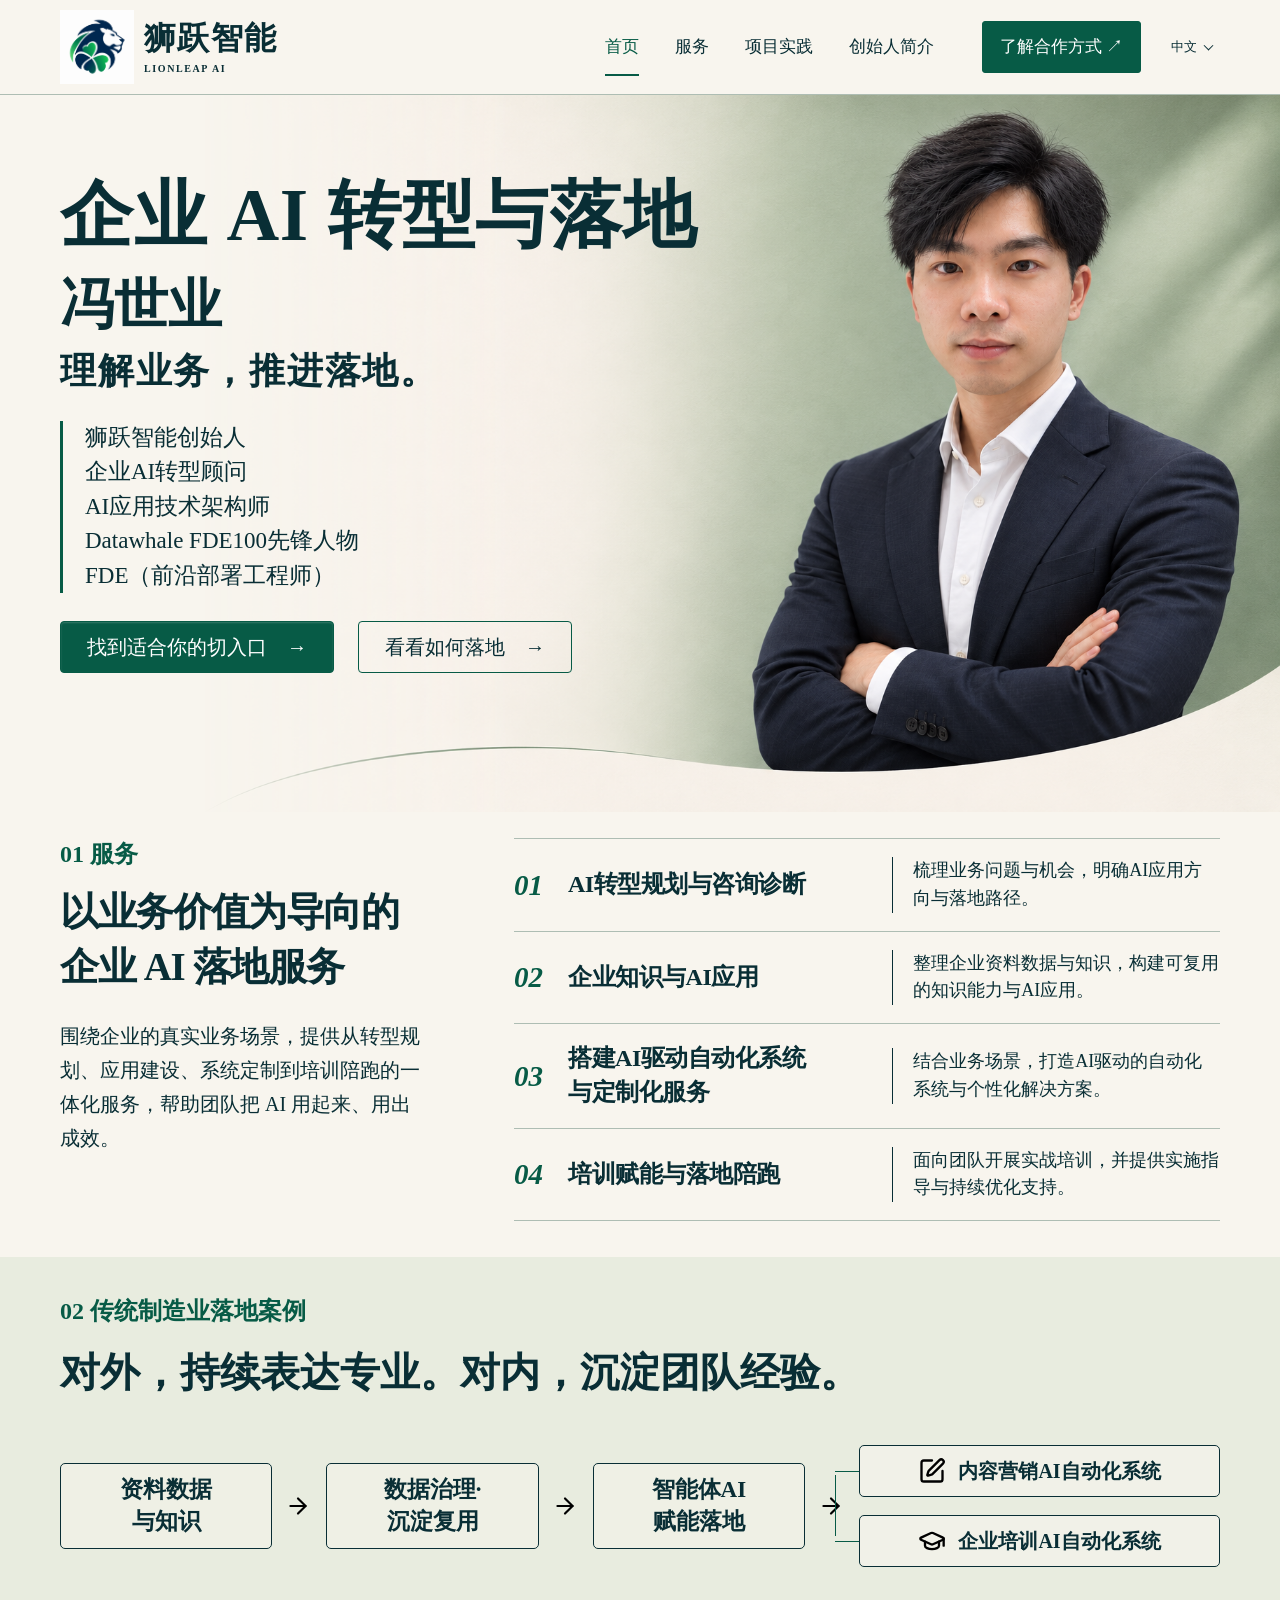
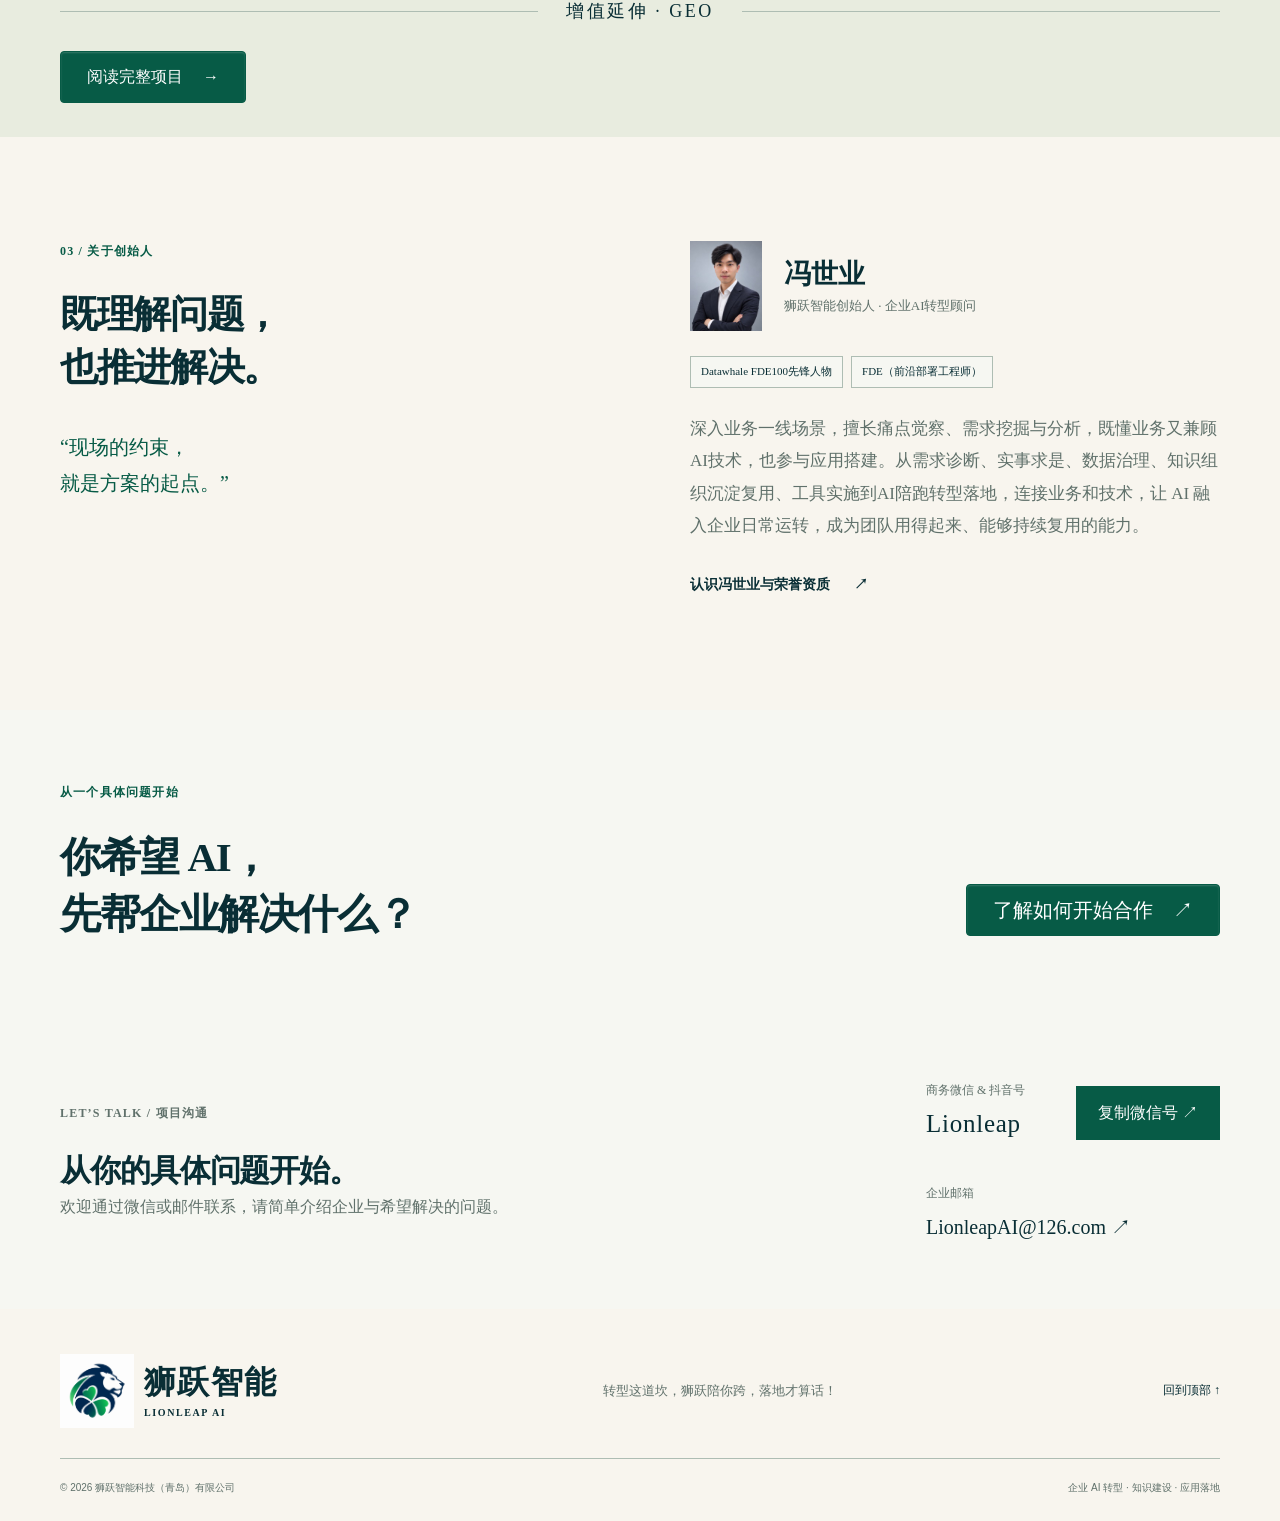
<file: index.html>
<!doctype html><html lang="zh-CN"><head><meta charset="utf-8"><meta name="viewport" content="width=device-width, initial-scale=1"><meta name="description" content="狮跃智能从业务问题出发，提供企业 AI 诊断、知识建设、应用实施、GEO 与培训陪跑。创始人冯世业推进从需求到交付的全过程。"><meta name="theme-color" content="#f8f5ee"><title>让 AI 真正落地｜狮跃智能 Lionleap AI</title><link rel="icon" type="image/png" href="assets/brand-symbol.png"><link rel="stylesheet" href="styles.css?v=reference-7"><link rel="stylesheet" href="editorial-home.css?v=reference-7"><link rel="stylesheet" href="language.css?v=2"><script defer src="i18n.js?v=2"></script><script defer src="script.js?v=bilingual-1"></script></head><body id="top" class="editorial-home"><a class="skip-link" href="#main">跳转到正文</a><header class="site-header"><div class="container header-inner"><a class="brand" href="index.html" aria-label="狮跃智能首页"><img src="assets/brand-symbol.png" width="52" height="52" alt=""><span>狮跃智能<small>LIONLEAP AI</small></span></a><div class="header-controls"><label class="language-switch"><span class="language-label">Language / 语言</span><select id="site-language" aria-label="Language / 语言"><option value="zh-CN">中文</option><option value="en">EN</option></select></label><button class="menu-toggle" aria-label="打开导航" aria-expanded="false" aria-controls="main-nav"><span></span><span></span></button></div><nav id="main-nav" aria-label="主导航"><a href="index.html" aria-current="page">首页</a><a href="services.html">服务</a><a href="case.html">项目实践</a><a href="about.html">创始人简介</a><a class="nav-cta" href="services.html#process">了解合作方式 <span aria-hidden="true">↗</span></a></nav></div></header><main id="main">
<section class="editorial-hero" aria-labelledby="founder-name">
<img class="editorial-hero-image" src="assets/hero-editorial.png" width="1536" height="1024" alt="冯世业，狮跃智能创始人" fetchpriority="high">
<div class="container editorial-hero-inner"><div class="editorial-hero-copy">
<h1 id="founder-name">企业 AI 转型与落地</h1><p class="editorial-founder-name">冯世业</p><h2>理解业务，<em>推进落地。</em></h2>
<ul class="editorial-titles"><li>狮跃智能创始人</li><li>企业AI转型顾问</li><li>AI应用技术架构师</li><li>Datawhale FDE100先锋人物</li><li>FDE（前沿部署工程师）</li></ul>
<div class="actions"><a class="button primary" href="services.html">找到适合你的切入口 <span aria-hidden="true">→</span></a><a class="button secondary" href="case.html">看看如何落地 <span aria-hidden="true">→</span></a></div>
</div></div></section>
<section class="editorial-services" aria-labelledby="services-title"><div class="container editorial-services-grid"><div class="editorial-section-label"><p class="editorial-section-number">01 服务</p><h2 id="services-title">以业务价值为导向的<br>企业 AI 落地服务</h2><p class="service-section-intro">围绕企业的真实业务场景，提供从转型规划、应用建设、系统定制到培训陪跑的一体化服务，帮助团队把 AI 用起来、用出成效。</p></div><div class="editorial-service-list">
<a href="services.html#diagnosis"><span class="service-index">01</span><h3>AI转型规划与咨询诊断</h3><p>梳理业务问题与机会，明确AI应用方向与落地路径。</p></a>
<a href="services.html#knowledge"><span class="service-index">02</span><h3>企业知识与AI应用</h3><p>整理企业资料数据与知识，构建可复用的知识能力与AI应用。</p></a>
<a href="services.html#geo"><span class="service-index">03</span><h3>搭建AI驱动自动化系统<span>与定制化服务</span></h3><p>结合业务场景，打造AI驱动的自动化系统与个性化解决方案。</p></a>
<a href="services.html#training"><span class="service-index">04</span><h3>培训赋能与落地陪跑</h3><p>面向团队开展实战培训，并提供实施指导与持续优化支持。</p></a>
</div></div></section>
<section class="editorial-case" aria-labelledby="featured-case-title"><div class="container"><p class="editorial-case-kicker">02 传统制造业落地案例</p><h2 id="featured-case-title">对外，持续表达专业。对内，沉淀团队经验。</h2>
<ol class="editorial-flow" aria-label="从企业知识到两套AI自动化系统"><li>资料数据<br>与知识</li><li>数据治理·<br>沉淀复用</li><li class="flow-agent">智能体AI<br>赋能落地</li><li class="flow-outputs"><span><img src="assets/icons/square-pen.svg" alt="" width="28" height="28">内容营销AI自动化系统</span><span><img src="assets/icons/graduation-cap.svg" alt="" width="28" height="28">企业培训AI自动化系统</span></li></ol>
<p class="editorial-case-extra">增值延伸 · GEO</p><a class="button primary" href="case.html">阅读完整项目 <span aria-hidden="true">→</span></a></div></section>
<section class="section founder-section"><div class="container founder-grid"><div class="founder-statement"><p class="eyebrow">03 / 关于创始人</p><h2>既理解问题，<br>也推进解决。</h2><p class="statement-line">“现场的约束，<br>就是方案的起点。”</p></div><div class="founder-copy"><div class="person-heading"><img class="founder-thumbnail" src="assets/founder-thumbnail.jpg" alt="" width="72" height="72" loading="lazy" decoding="async"><div><h3>冯世业</h3><p>狮跃智能创始人 · 企业AI转型顾问</p></div></div><div class="credentials"><span>Datawhale FDE100先锋人物</span><span>FDE（前沿部署工程师）</span></div><p>深入业务一线场景，擅长痛点觉察、需求挖掘与分析，既懂业务又兼顾AI技术，也参与应用搭建。从需求诊断、实事求是、数据治理、知识组织沉淀复用、工具实施到AI陪跑转型落地，连接业务和技术，让 AI 融入企业日常运转，成为团队用得起来、能够持续复用的能力。</p><a class="text-link" href="about.html">认识冯世业与荣誉资质<span aria-hidden="true">↗</span></a></div></div></section>
<section class="closing-section"><div class="container closing-inner"><p class="eyebrow">从一个具体问题开始</p><h2>你希望 AI，<br>先帮企业解决什么？</h2><a class="button primary" href="services.html#process">了解如何开始合作<span aria-hidden="true">↗</span></a></div></section><section class="contact-section" id="contact"><div class="container contact-inner"><div><p class="eyebrow">LET’S TALK / 项目沟通</p><h2>从你的具体问题开始。</h2><p>欢迎通过微信或邮件联系，请简单介绍企业与希望解决的问题。</p></div><div><div class="contact-actions"><div class="contact-id-wrap"><span class="wechat-label">商务微信 &amp; 抖音号</span><span class="wechat-id">Lionleap</span></div><button class="copy-wechat" type="button">复制微信号 ↗</button></div><p class="copy-status" role="status" aria-live="polite"></p><div class="contact-email"><span class="wechat-label">企业邮箱</span><a href="mailto:LionleapAI@126.com">LionleapAI@126.com <span aria-hidden="true">↗</span></a></div></div></div></section></main><footer class="site-footer"><div class="container"><div class="footer-top"><a class="brand" href="index.html"><img src="assets/brand-symbol.png" width="48" height="48" alt=""><span>狮跃智能<small>LIONLEAP AI</small></span></a><p>转型这道坎，狮跃陪你跨，落地才算话！</p><a href="#top" class="back-top">回到顶部 ↑</a></div><div class="footer-bottom"><span>© 2026 狮跃智能科技（青岛）有限公司</span><span>企业 AI 转型 · 知识建设 · 应用落地</span></div></div></footer></body></html>
</file>
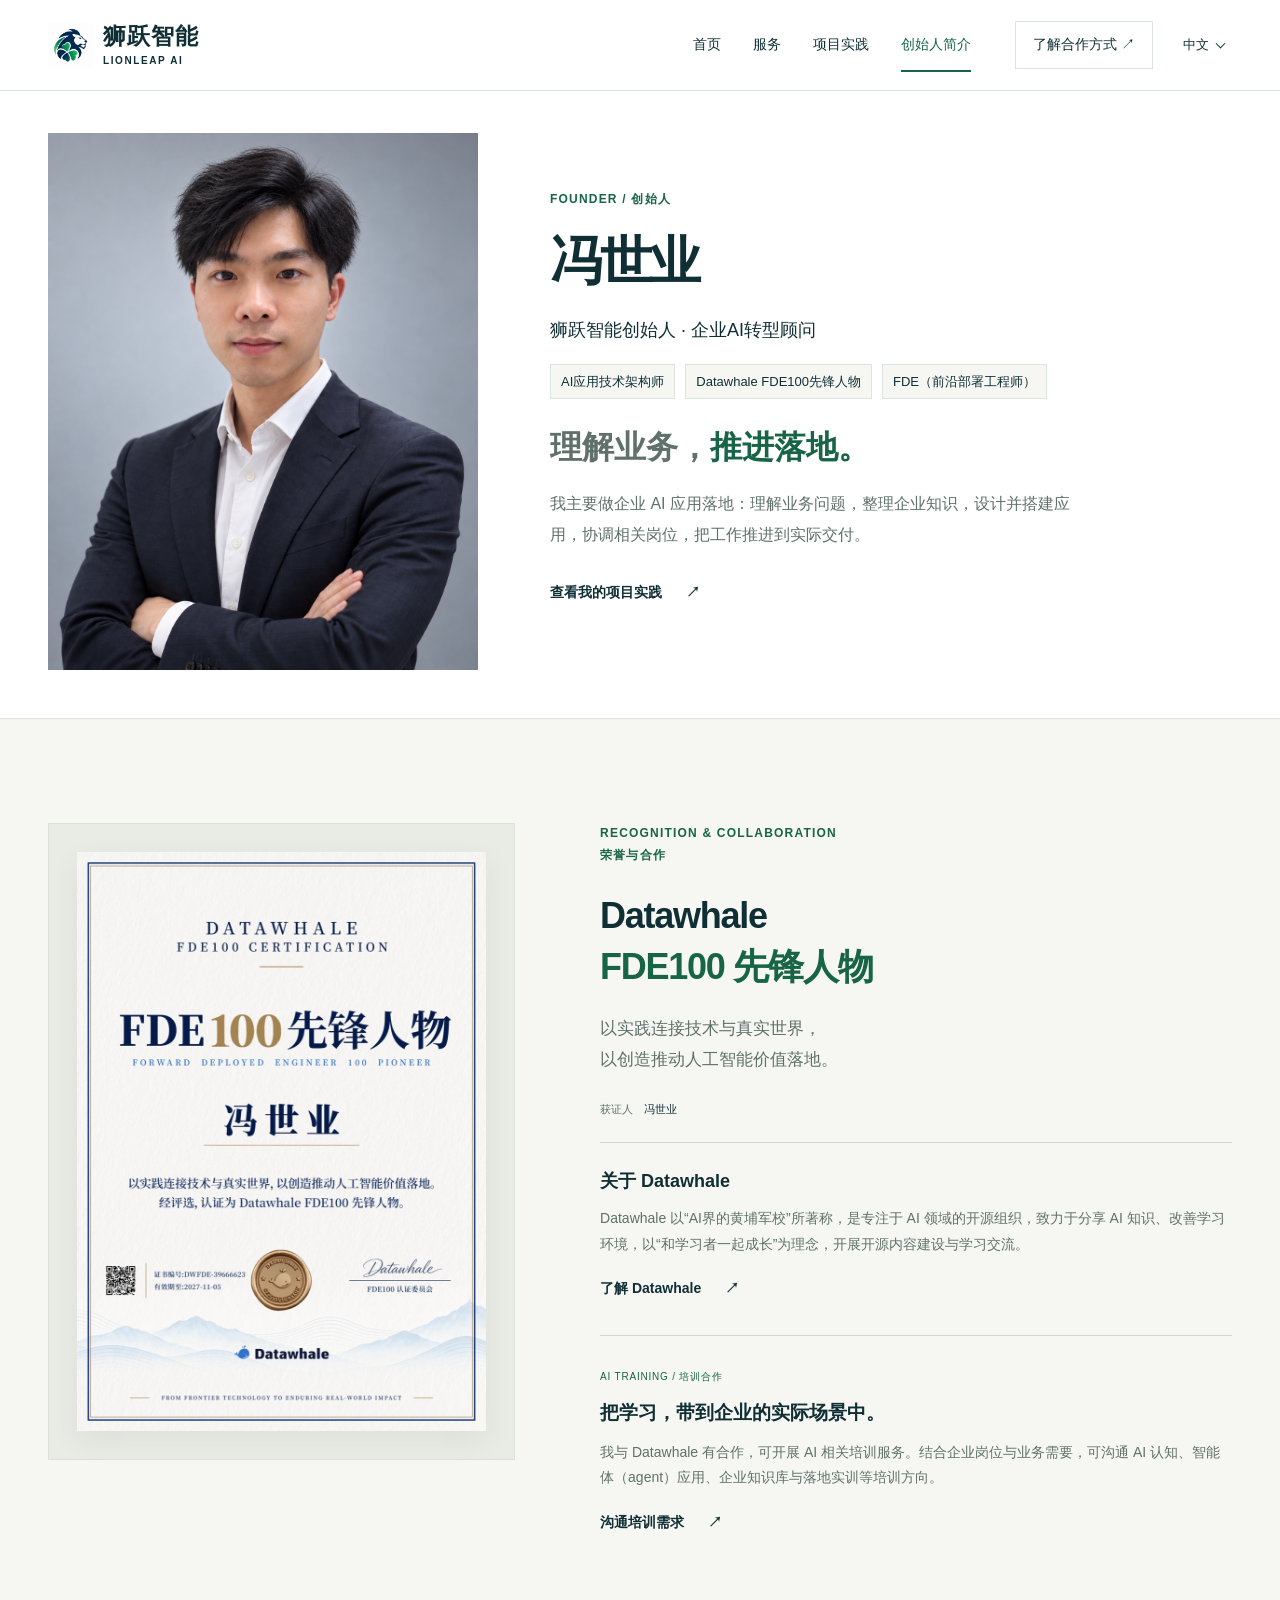
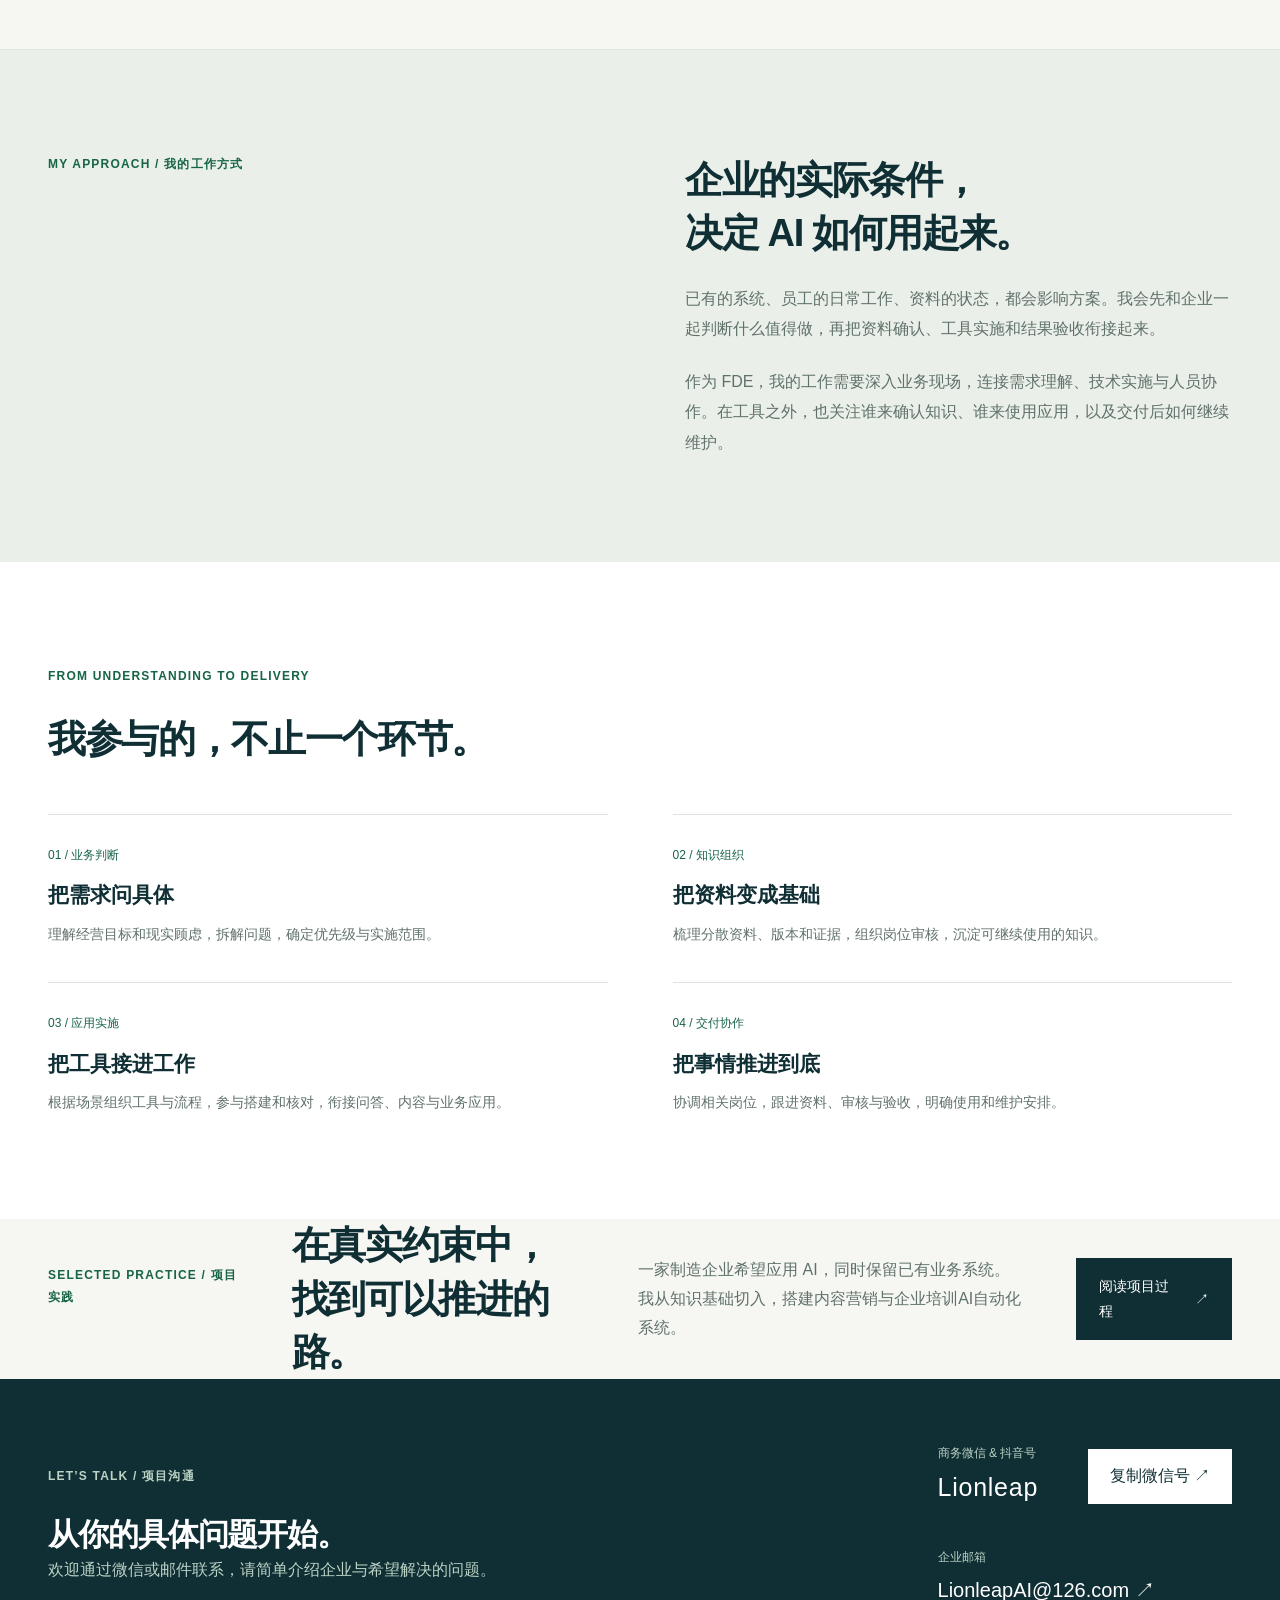
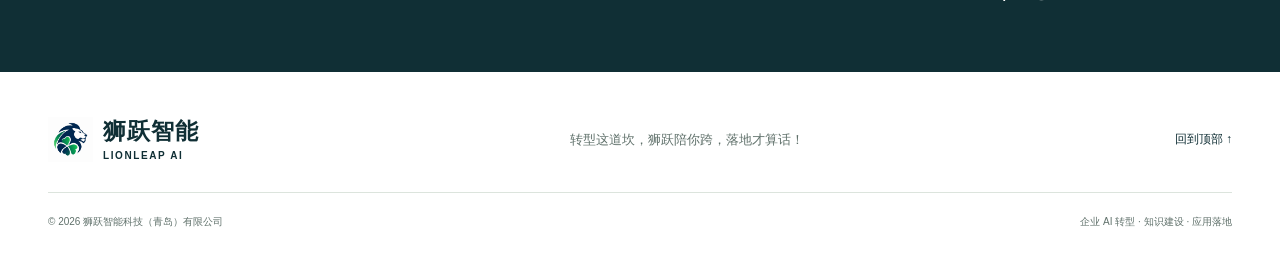
<file: about.html>
<!doctype html><html lang="zh-CN"><head><meta charset="utf-8"><meta name="viewport" content="width=device-width, initial-scale=1"><meta name="description" content="冯世业，狮跃智能创始人、企业AI转型顾问、Datawhale FDE100先锋人物、FDE（前沿部署工程师）。"><meta name="theme-color" content="#092d2a"><title>冯世业 · 创始人与企业AI转型顾问｜狮跃智能 Lionleap AI</title><link rel="icon" type="image/png" href="assets/brand-symbol.png"><link rel="stylesheet" href="styles.css?v=about-horizontal-1"><link rel="stylesheet" href="language.css?v=2"><script defer src="i18n.js?v=2"></script><script defer src="script.js?v=bilingual-1"></script></head><body id="top"><a class="skip-link" href="#main">跳转到正文</a><header class="site-header"><div class="container header-inner"><a class="brand" href="index.html" aria-label="狮跃智能首页"><img src="assets/brand-symbol.png" width="52" height="52" alt=""><span>狮跃智能<small>LIONLEAP AI</small></span></a><div class="header-controls"><label class="language-switch"><span class="language-label">Language / 语言</span><select id="site-language" aria-label="Language / 语言"><option value="zh-CN">中文</option><option value="en">EN</option></select></label><button class="menu-toggle" aria-label="打开导航" aria-expanded="false" aria-controls="main-nav"><span></span><span></span></button></div><nav id="main-nav" aria-label="主导航"><a href="index.html">首页</a><a href="services.html">服务</a><a href="case.html">项目实践</a><a href="about.html" aria-current="page">创始人简介</a><a class="nav-cta" href="services.html#process">了解合作方式 <span aria-hidden="true">↗</span></a></nav></div></header><main id="main">
<section class="about-hero container"><div class="about-intro"><div class="about-portrait-stage"><img class="about-portrait-background" src="assets/founder.png" width="1122" height="1402" alt="冯世业个人肖像" fetchpriority="high"></div><div class="about-profile-copy"><p class="eyebrow">FOUNDER / 创始人</p><h1>冯世业</h1><p class="primary-roles">狮跃智能创始人 · 企业AI转型顾问</p><div class="credentials"><span>AI应用技术架构师</span><span>Datawhale FDE100先锋人物</span><span>FDE（前沿部署工程师）</span></div><p class="about-tagline">理解业务，<em>推进落地。</em></p><p class="about-lead">我主要做企业 AI 应用落地：理解业务问题，整理企业知识，设计并搭建应用，协调相关岗位，把工作推进到实际交付。</p><a class="text-link" href="case.html">查看我的项目实践<span aria-hidden="true">↗</span></a></div></div></section>
<section class="honor-section section" id="datawhale"><div class="container honor-grid"><div class="certificate-display"><img src="assets/datawhale-fde100-preview.jpg?v=2" width="878" height="1242" loading="lazy" draggable="false" alt="冯世业获得的 Datawhale FDE100 先锋人物证书预览"></div><div class="honor-copy"><p class="eyebrow">RECOGNITION & COLLABORATION<br>荣誉与合作</p><h2>Datawhale<br><em>FDE100 先锋人物</em></h2><p class="honor-lead">以实践连接技术与真实世界，<br>以创造推动人工智能价值落地。</p><div class="honor-facts"><span>获证人 <strong>冯世业</strong></span></div><div class="community-intro"><h3>关于 Datawhale</h3><p>Datawhale 以“AI界的黄埔军校”所著称，是专注于 AI 领域的开源组织，致力于分享 AI 知识、改善学习环境，以“和学习者一起成长”为理念，开展开源内容建设与学习交流。</p><a class="text-link" href="https://fde100.datawhale.cn/" target="_blank" rel="noopener">了解 Datawhale <span aria-hidden="true">↗</span></a></div><div class="training-cooperation"><span>AI TRAINING / 培训合作</span><h3>把学习，带到企业的实际场景中。</h3><p>我与 Datawhale 有合作，可开展 AI 相关培训服务。结合企业岗位与业务需要，可沟通 AI 认知、智能体（agent）应用、企业知识库与落地实训等培训方向。</p><a class="text-link" href="#contact">沟通培训需求 <span aria-hidden="true">↗</span></a></div></div></div></section><section class="belief-section section"><div class="container belief-grid"><p class="eyebrow">MY APPROACH / 我的工作方式</p><div><h2>企业的实际条件，<br>决定 AI 如何用起来。</h2><p>已有的系统、员工的日常工作、资料的状态，都会影响方案。我会先和企业一起判断什么值得做，再把资料确认、工具实施和结果验收衔接起来。</p><p>作为 FDE，我的工作需要深入业务现场，连接需求理解、技术实施与人员协作。在工具之外，也关注谁来确认知识、谁来使用应用，以及交付后如何继续维护。</p></div></div></section>
<section class="section container"><div class="section-title-row"><div><p class="eyebrow">FROM UNDERSTANDING TO DELIVERY</p><h2>我参与的，不止一个环节。</h2></div></div><div class="capability-grid"><article><span>01 / 业务判断</span><h3>把需求问具体</h3><p>理解经营目标和现实顾虑，拆解问题，确定优先级与实施范围。</p></article><article><span>02 / 知识组织</span><h3>把资料变成基础</h3><p>梳理分散资料、版本和证据，组织岗位审核，沉淀可继续使用的知识。</p></article><article><span>03 / 应用实施</span><h3>把工具接进工作</h3><p>根据场景组织工具与流程，参与搭建和核对，衔接问答、内容与业务应用。</p></article><article><span>04 / 交付协作</span><h3>把事情推进到底</h3><p>协调相关岗位，跟进资料、审核与验收，明确使用和维护安排。</p></article></div></section>
<section class="personal-case"><div class="container personal-case-inner"><p class="eyebrow">SELECTED PRACTICE / 项目实践</p><h2>在真实约束中，<br>找到可以推进的路。</h2><p>一家制造企业希望应用 AI，同时保留已有业务系统。<br>我从知识基础切入，搭建内容营销与企业培训AI自动化系统。</p><a class="button dark" href="case.html">阅读项目过程<span aria-hidden="true">↗</span></a></div></section><section class="contact-section" id="contact"><div class="container contact-inner"><div><p class="eyebrow">LET’S TALK / 项目沟通</p><h2>从你的具体问题开始。</h2><p>欢迎通过微信或邮件联系，请简单介绍企业与希望解决的问题。</p></div><div><div class="contact-actions"><div class="contact-id-wrap"><span class="wechat-label">商务微信 &amp; 抖音号</span><span class="wechat-id">Lionleap</span></div><button class="copy-wechat" type="button">复制微信号 ↗</button></div><p class="copy-status" role="status" aria-live="polite"></p><div class="contact-email"><span class="wechat-label">企业邮箱</span><a href="mailto:LionleapAI@126.com">LionleapAI@126.com <span aria-hidden="true">↗</span></a></div></div></div></section></main><footer class="site-footer"><div class="container"><div class="footer-top"><a class="brand" href="index.html"><img src="assets/brand-symbol.png" width="48" height="48" alt=""><span>狮跃智能<small>LIONLEAP AI</small></span></a><p>转型这道坎，狮跃陪你跨，落地才算话！</p><a href="#top" class="back-top">回到顶部 ↑</a></div><div class="footer-bottom"><span>© 2026 狮跃智能科技（青岛）有限公司</span><span>企业 AI 转型 · 知识建设 · 应用落地</span></div></div></footer></body></html>
</file>
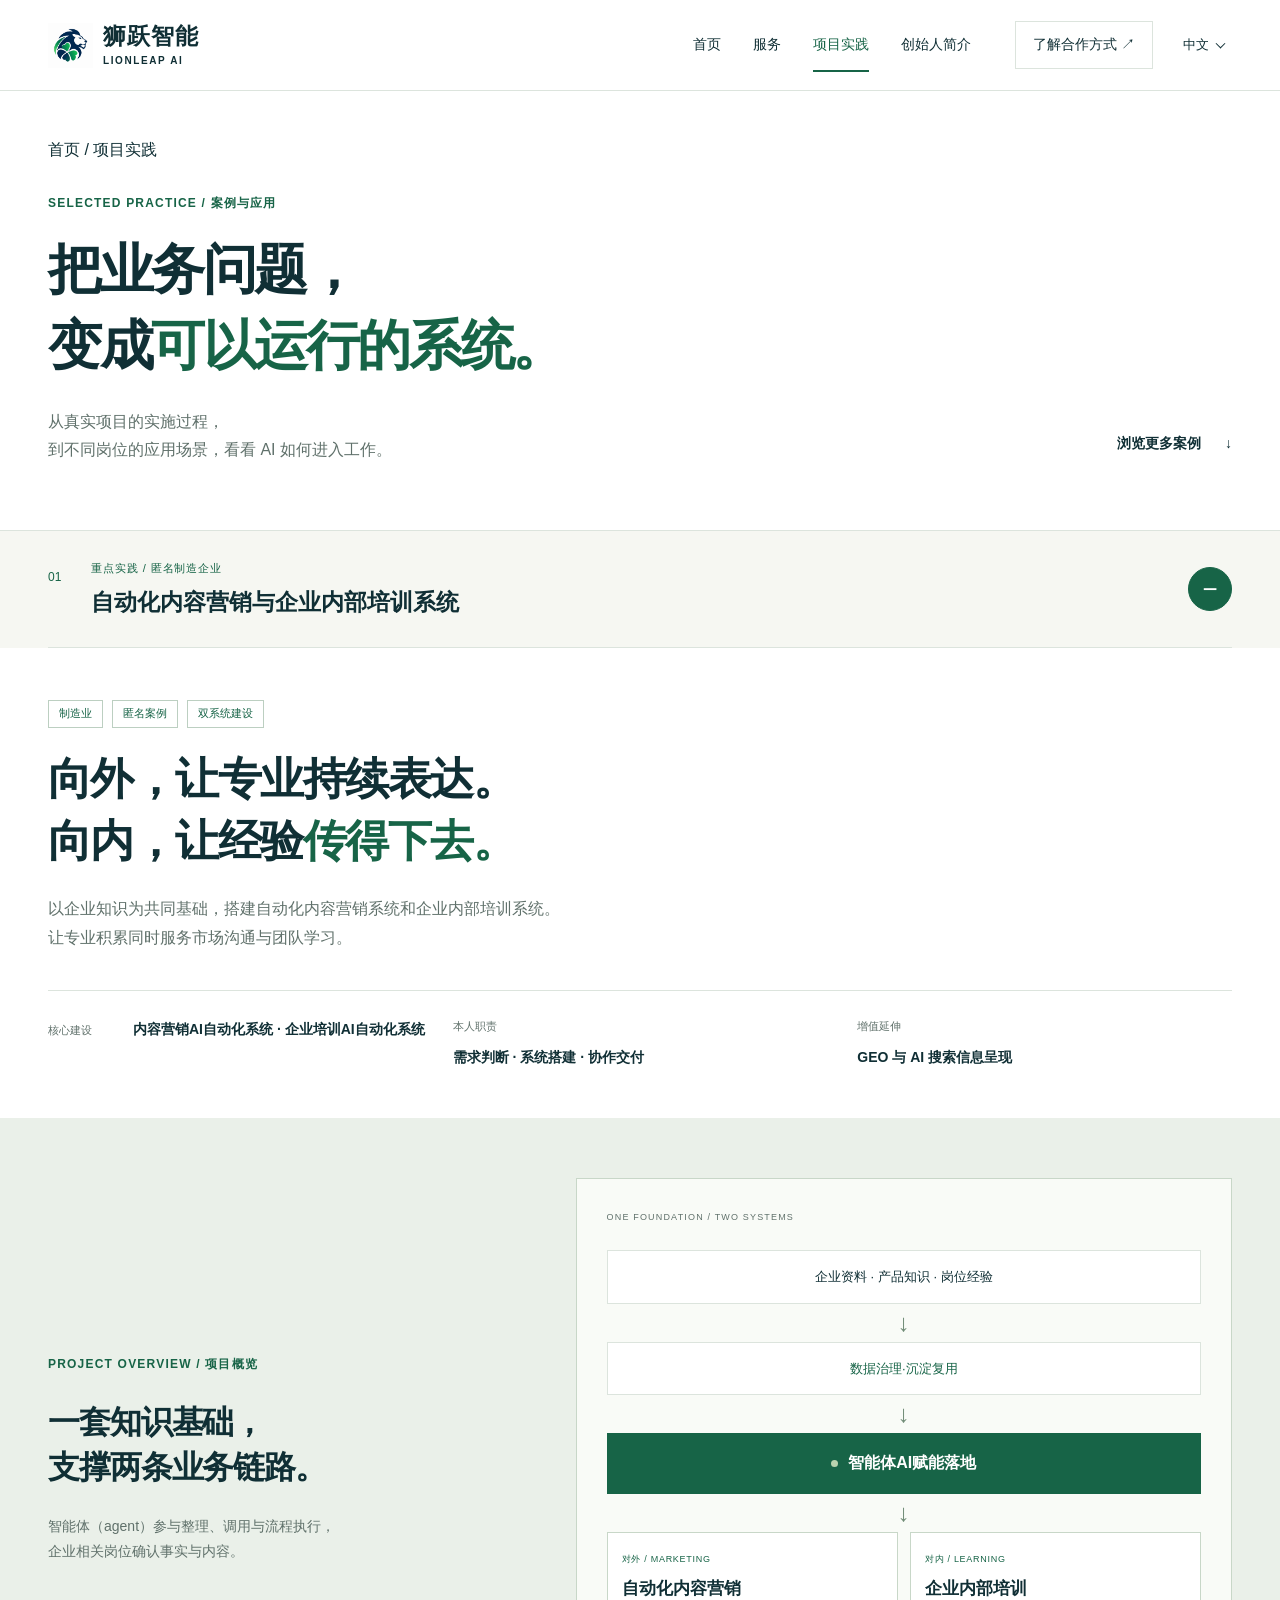
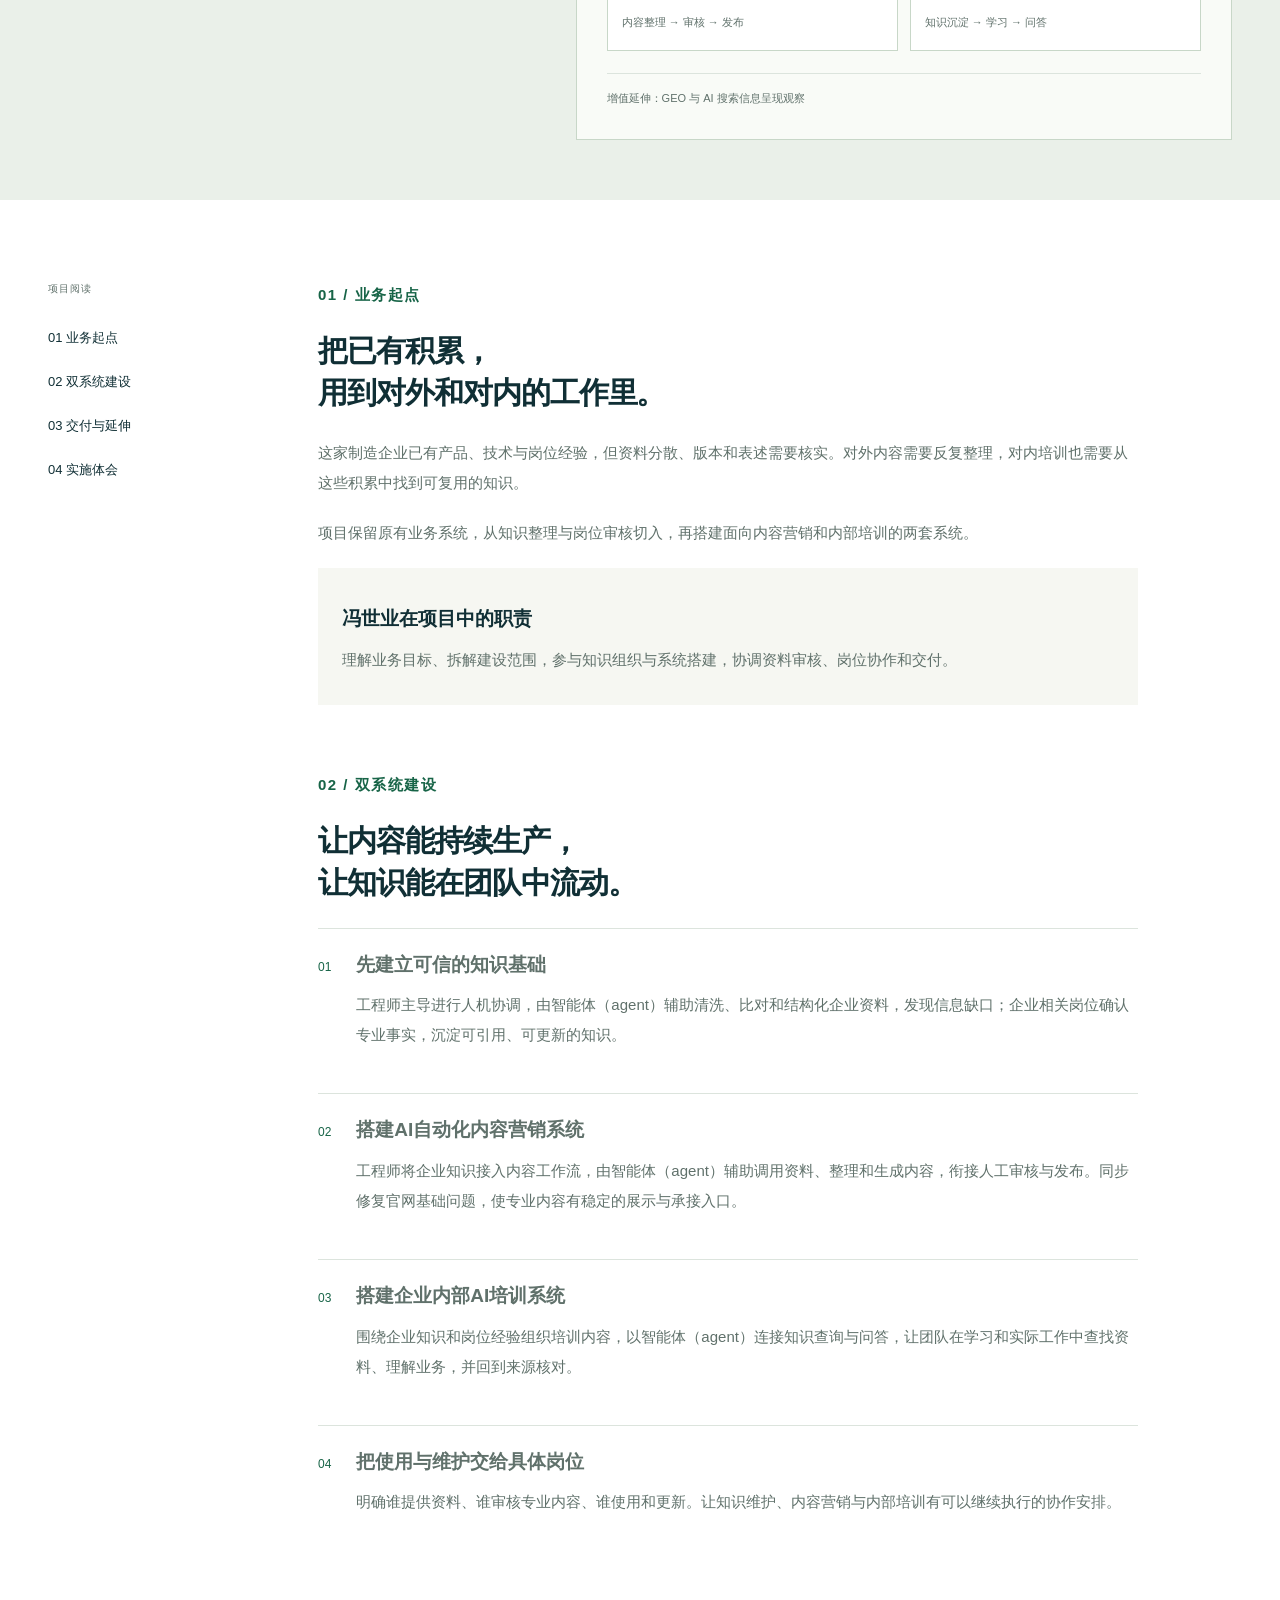
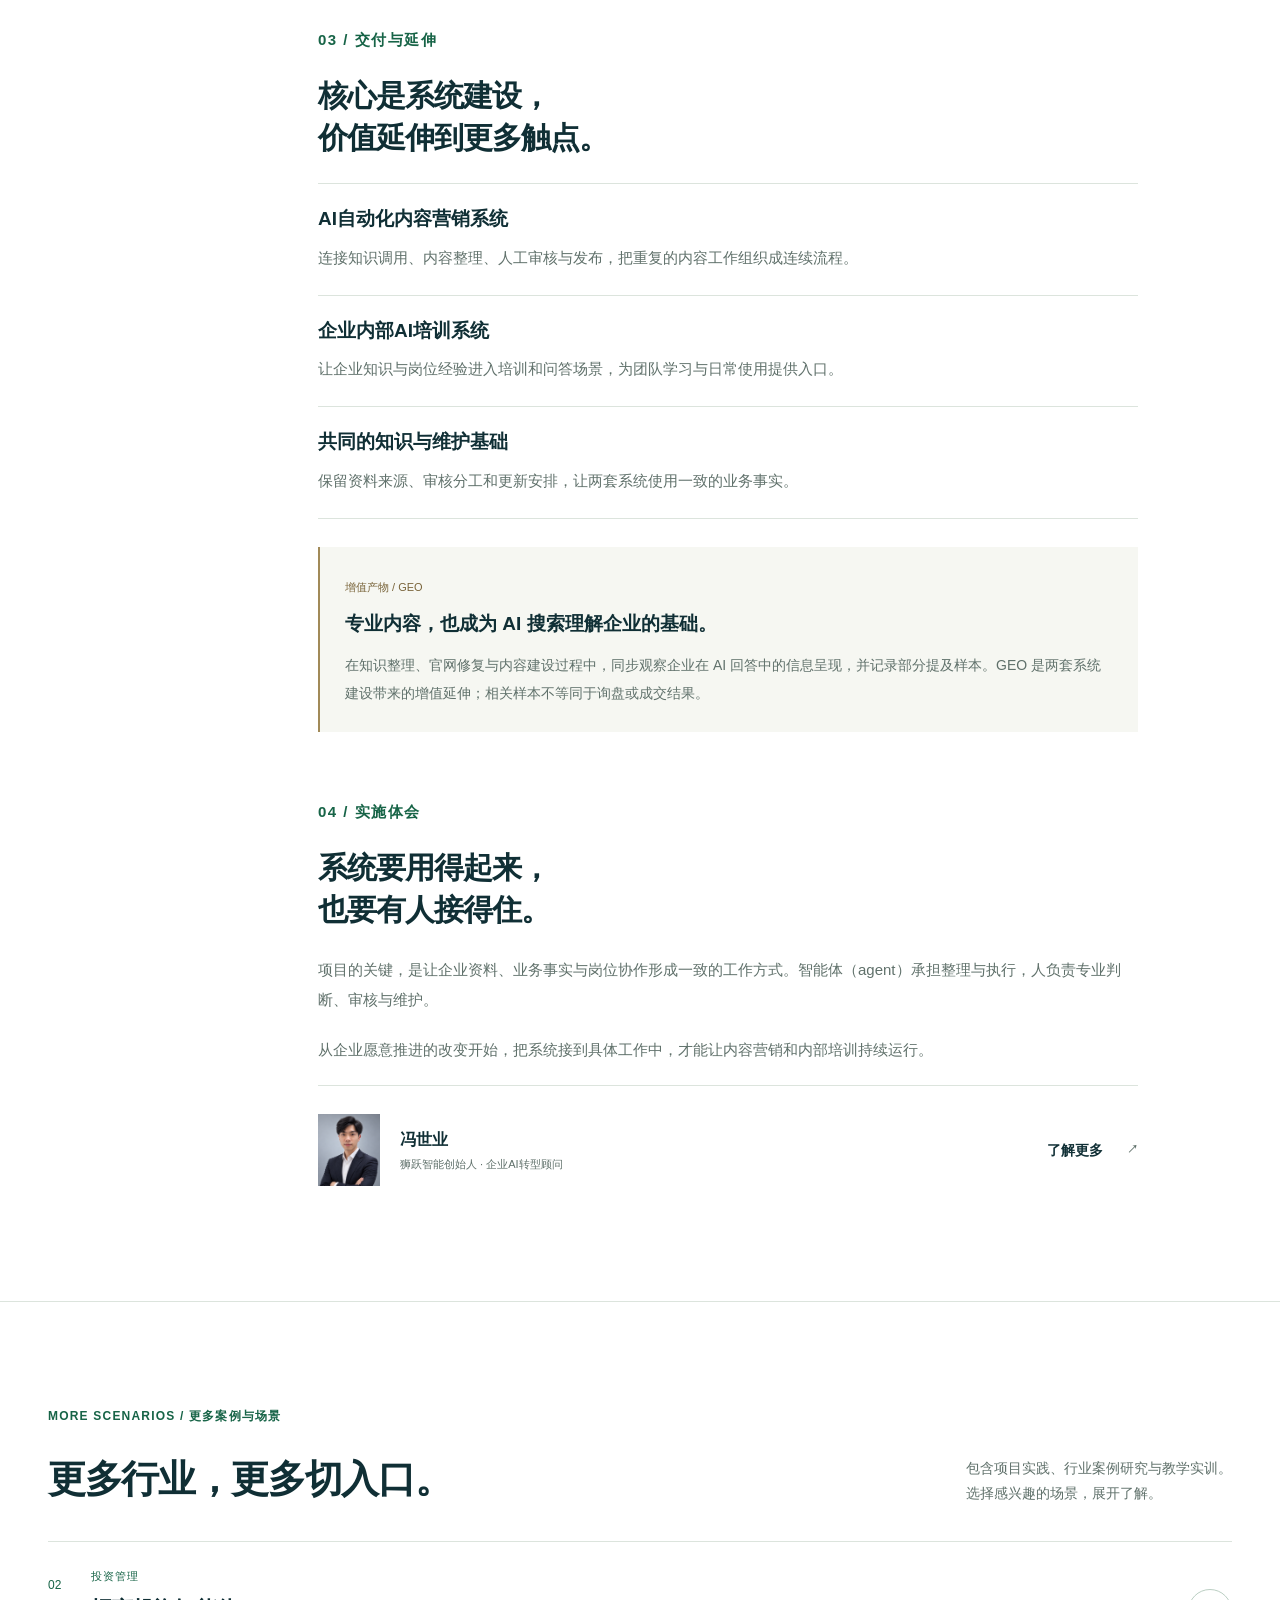
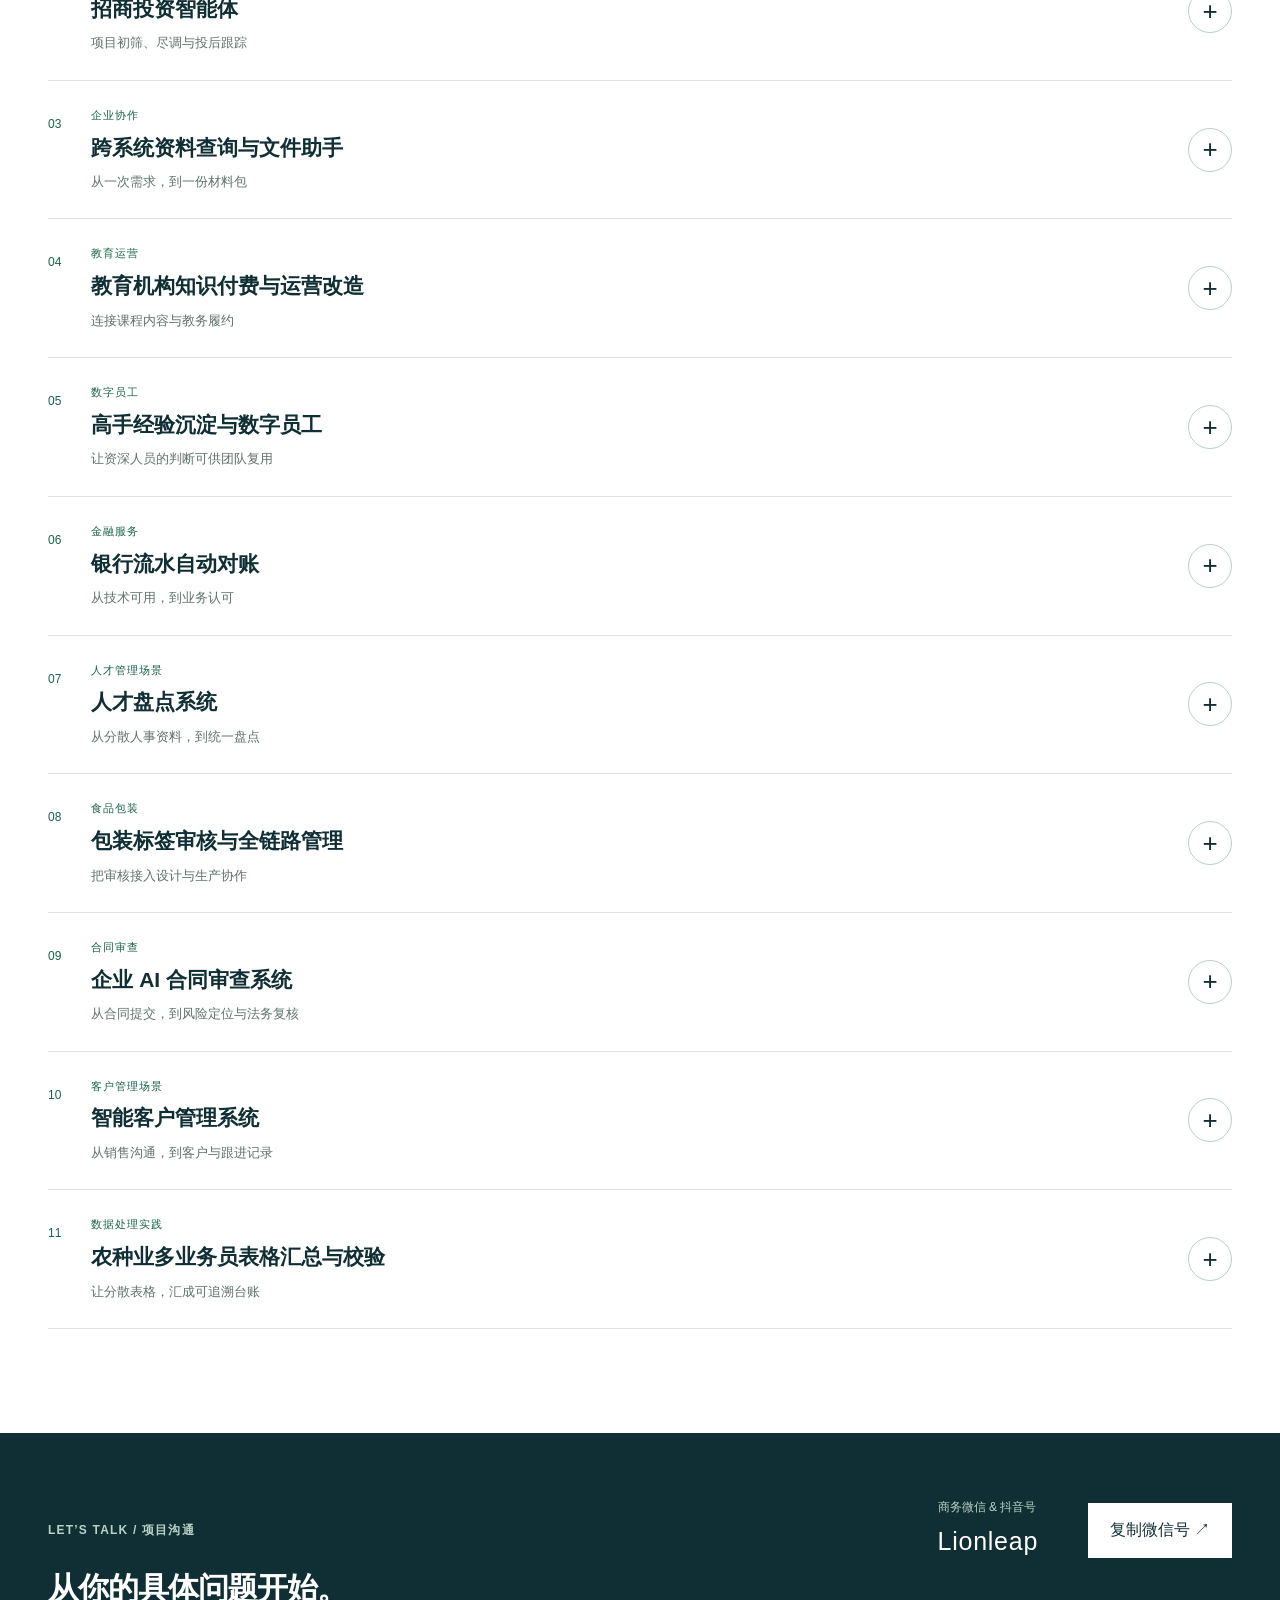
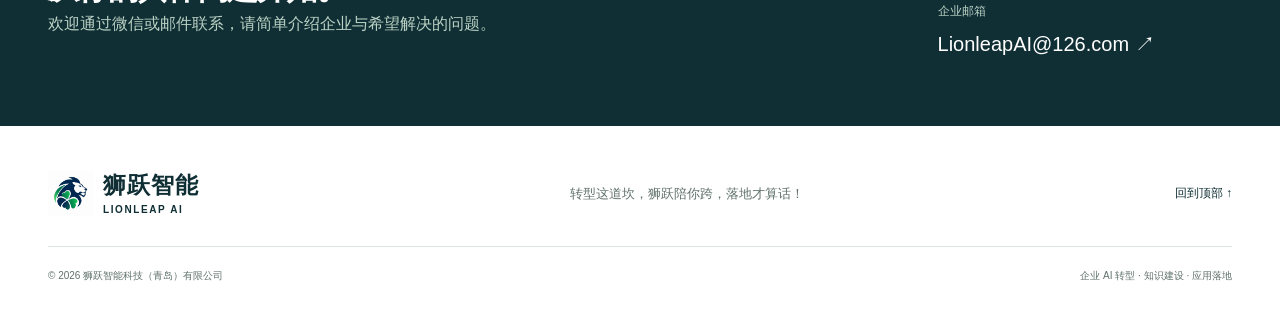
<file: case.html>
<!doctype html><html lang="zh-CN"><head><meta charset="utf-8"><meta name="viewport" content="width=device-width, initial-scale=1"><meta name="description" content="匿名制造企业项目：搭建自动化内容营销系统与企业内部培训系统，以企业知识连接对外传播与对内赋能。另含多个行业案例与实训场景。"><meta name="theme-color" content="#092d2a"><title>项目实践与行业案例｜狮跃智能 Lionleap AI</title><link rel="icon" type="image/png" href="assets/brand-symbol.png"><link rel="stylesheet" href="styles.css?v=case-flow-1"><link rel="stylesheet" href="language.css?v=2"><script defer src="i18n.js?v=2"></script><script defer src="script.js?v=bilingual-1"></script></head><body id="top"><a class="skip-link" href="#main">跳转到正文</a><header class="site-header"><div class="container header-inner"><a class="brand" href="index.html" aria-label="狮跃智能首页"><img src="assets/brand-symbol.png" width="52" height="52" alt=""><span>狮跃智能<small>LIONLEAP AI</small></span></a><div class="header-controls"><label class="language-switch"><span class="language-label">Language / 语言</span><select id="site-language" aria-label="Language / 语言"><option value="zh-CN">中文</option><option value="en">EN</option></select></label><button class="menu-toggle" aria-label="打开导航" aria-expanded="false" aria-controls="main-nav"><span></span><span></span></button></div><nav id="main-nav" aria-label="主导航"><a href="index.html">首页</a><a href="services.html">服务</a><a href="case.html" aria-current="page">项目实践</a><a href="about.html">创始人简介</a><a class="nav-cta" href="services.html#process">了解合作方式 <span aria-hidden="true">↗</span></a></nav></div></header><main id="main"><section class="portfolio-hero container"><a class="breadcrumb" href="index.html">首页 <span>/</span> 项目实践</a><p class="eyebrow">SELECTED PRACTICE / 案例与应用</p><h1>把业务问题，<br>变成<em>可以运行的系统。</em></h1><div class="portfolio-intro"><p>从真实项目的实施过程，<br>到不同岗位的应用场景，看看 AI 如何进入工作。</p><a class="text-link" href="#more-cases">浏览更多案例 <span aria-hidden="true">↓</span></a></div></section><details class="case-accordion featured-case" id="featured-case" open><summary class="container"><span class="case-index">01</span><span class="case-summary-copy"><small>重点实践 / 匿名制造企业</small><strong>自动化内容营销与企业内部培训系统</strong></span><span class="case-toggle" aria-hidden="true">+</span></summary><div class="featured-content"><section class="featured-heading container"><div class="tags"><span>制造业</span><span>匿名案例</span><span>双系统建设</span></div><h2>向外，让专业持续表达。<br>向内，让经验<em>传得下去。</em></h2><p class="case-hero-lead">以企业知识为共同基础，搭建自动化内容营销系统和企业内部培训系统。<br>让专业积累同时服务市场沟通与团队学习。</p><div class="project-meta"><div class="project-core"><span>核心建设</span><strong>内容营销AI自动化系统 · 企业培训AI自动化系统</strong></div><div><span>本人职责</span><strong>需求判断 · 系统搭建 · 协作交付</strong></div><div><span>增值延伸</span><strong>GEO 与 AI 搜索信息呈现</strong></div></div></section><section class="case-diagram"><div class="container case-diagram-inner"><div><p class="eyebrow">PROJECT OVERVIEW / 项目概览</p><h2>一套知识基础，<br>支撑两条业务链路。</h2><p>智能体（agent）参与整理、调用与流程执行，<br>企业相关岗位确认事实与内容。</p></div><div class="system-map case-system-map" role="img" aria-label="企业资料经数据治理与知识沉淀复用，通过智能体AI赋能落地，支撑自动化内容营销与企业内部培训，GEO作为增值观察"><div class="map-label">ONE FOUNDATION / TWO SYSTEMS</div><div class="map-source">企业资料 · 产品知识 · 岗位经验</div><div class="map-arrow" aria-hidden="true">↓</div><div class="map-source map-governance">数据治理·沉淀复用</div><div class="map-arrow" aria-hidden="true">↓</div><div class="map-core"><span class="status-dot"></span>智能体AI赋能落地</div><div class="map-arrow" aria-hidden="true">↓</div><div class="map-tracks"><div><small>对外 / MARKETING</small><strong>自动化内容营销</strong><p>内容整理 → 审核 → 发布</p></div><div><small>对内 / LEARNING</small><strong>企业内部培训</strong><p>知识沉淀 → 学习 → 问答</p></div></div><div class="map-extra">增值延伸：GEO 与 AI 搜索信息呈现观察</div></div></div></section><div class="container case-body-layout"><aside class="case-toc"><p>项目阅读</p><nav aria-label="案例目录"><a href="#context">01 业务起点</a><a href="#implementation">02 双系统建设</a><a href="#delivery">03 交付与延伸</a><a href="#reflection">04 实施体会</a></nav></aside><div class="case-article"><section id="context"><p class="eyebrow">01 / 业务起点</p><h2>把已有积累，<br>用到对外和对内的工作里。</h2><p>这家制造企业已有产品、技术与岗位经验，但资料分散、版本和表述需要核实。对外内容需要反复整理，对内培训也需要从这些积累中找到可复用的知识。</p><p>项目保留原有业务系统，从知识整理与岗位审核切入，再搭建面向内容营销和内部培训的两套系统。</p><div class="role-note"><h3>冯世业在项目中的职责</h3><p>理解业务目标、拆解建设范围，参与知识组织与系统搭建，协调资料审核、岗位协作和交付。</p></div></section><section id="implementation"><p class="eyebrow">02 / 双系统建设</p><h2>让内容能持续生产，<br>让知识能在团队中流动。</h2><ol class="implementation-list"><li><span>01</span><div><h3>先建立可信的知识基础</h3><p>工程师主导进行人机协调，由智能体（agent）辅助清洗、比对和结构化企业资料，发现信息缺口；企业相关岗位确认专业事实，沉淀可引用、可更新的知识。</p></div></li><li><span>02</span><div><h3>搭建AI自动化内容营销系统</h3><p>工程师将企业知识接入内容工作流，由智能体（agent）辅助调用资料、整理和生成内容，衔接人工审核与发布。同步修复官网基础问题，使专业内容有稳定的展示与承接入口。</p></div></li><li><span>03</span><div><h3>搭建企业内部AI培训系统</h3><p>围绕企业知识和岗位经验组织培训内容，以智能体（agent）连接知识查询与问答，让团队在学习和实际工作中查找资料、理解业务，并回到来源核对。</p></div></li><li><span>04</span><div><h3>把使用与维护交给具体岗位</h3><p>明确谁提供资料、谁审核专业内容、谁使用和更新。让知识维护、内容营销与内部培训有可以继续执行的协作安排。</p></div></li></ol></section><section id="delivery"><p class="eyebrow">03 / 交付与延伸</p><h2>核心是系统建设，<br>价值延伸到更多触点。</h2><div class="delivery-items"><article><h3>AI自动化内容营销系统</h3><p>连接知识调用、内容整理、人工审核与发布，把重复的内容工作组织成连续流程。</p></article><article><h3>企业内部AI培训系统</h3><p>让企业知识与岗位经验进入培训和问答场景，为团队学习与日常使用提供入口。</p></article><article><h3>共同的知识与维护基础</h3><p>保留资料来源、审核分工和更新安排，让两套系统使用一致的业务事实。</p></article></div><div class="value-added"><span>增值产物 / GEO</span><h3>专业内容，也成为 AI 搜索理解企业的基础。</h3><p>在知识整理、官网修复与内容建设过程中，同步观察企业在 AI 回答中的信息呈现，并记录部分提及样本。GEO 是两套系统建设带来的增值延伸；相关样本不等同于询盘或成交结果。</p></div></section><section id="reflection"><p class="eyebrow">04 / 实施体会</p><h2>系统要用得起来，<br>也要有人接得住。</h2><p>项目的关键，是让企业资料、业务事实与岗位协作形成一致的工作方式。智能体（agent）承担整理与执行，人负责专业判断、审核与维护。</p><p>从企业愿意推进的改变开始，把系统接到具体工作中，才能让内容营销和内部培训持续运行。</p><div class="case-author"><img src="assets/founder.png" alt="冯世业" width="60" height="60" loading="lazy"><div><strong>冯世业</strong><span>狮跃智能创始人 · 企业AI转型顾问</span></div><a class="text-link" href="about.html">了解更多<span aria-hidden="true">↗</span></a></div></section></div></div></div></details><section class="more-cases container section" id="more-cases"><div class="section-title-row"><div><p class="eyebrow">MORE SCENARIOS / 更多案例与场景</p><h2>更多行业，更多切入口。</h2></div><p>包含项目实践、行业案例研究与教学实训。<br>选择感兴趣的场景，展开了解。</p></div><div class="case-list"><details class="case-accordion secondary-case" id="case-02"><summary><span class="case-index">02</span><span class="case-summary-copy"><small>投资管理</small><strong>招商投资智能体</strong><span>项目初筛、尽调与投后跟踪</span></span><span class="case-toggle" aria-hidden="true">+</span></summary><div class="secondary-body"><div><h3>业务问题</h3><p>把项目筛查、尽调材料归集、汇报要素整理和投后跟踪组织成连续工作流。</p></div><div><h3>做法与场景</h3><p>智能体（agent）连接专业知识与网页工作台，辅助整理项目资料、生成报告和维护工作看板；正式汇报由业务人员复核。</p></div></div></details><details class="case-accordion secondary-case" id="case-03"><summary><span class="case-index">03</span><span class="case-summary-copy"><small>企业协作</small><strong>跨系统资料查询与文件助手</strong><span>从一次需求，到一份材料包</span></span><span class="case-toggle" aria-hidden="true">+</span></summary><div class="secondary-body"><div><h3>业务问题</h3><p>证书、资质与技术资料分散在多个系统，查询、核对和打包需要重复操作。</p></div><div><h3>做法与场景</h3><p>智能体（agent）组织跨来源查询、规则核对、下载和分类打包，返回材料清单、来源与缺项说明，沿用原有资料权限。</p></div></div></details><details class="case-accordion secondary-case" id="case-04"><summary><span class="case-index">04</span><span class="case-summary-copy"><small>教育运营</small><strong>教育机构知识付费与运营改造</strong><span>连接课程内容与教务履约</span></span><span class="case-toggle" aria-hidden="true">+</span></summary><div class="secondary-body"><div><h3>业务问题</h3><p>从老师的专业经验出发，组织线上课程与内容，同时关联招生、学员服务和课次管理。</p></div><div><h3>做法与场景</h3><p>智能体（agent）辅助课程策划、直播和公开课内容；运营系统围绕报名、缴费、学员档案、签到与提醒组织协作。</p></div></div></details><details class="case-accordion secondary-case" id="case-05"><summary><span class="case-index">05</span><span class="case-summary-copy"><small>数字员工</small><strong>高手经验沉淀与数字员工</strong><span>让资深人员的判断可供团队复用</span></span><span class="case-toggle" aria-hidden="true">+</span></summary><div class="secondary-body"><div><h3>业务问题</h3><p>专业判断分散在聊天、会议和历史方案中，团队反复向少数资深人员请教。</p></div><div><h3>做法与场景</h3><p>梳理判断背景、适用条件和来源，形成知识条目与判断卡片，由智能体（agent）辅助团队分析问题，重要人事判断由人员作出。</p></div></div></details><details class="case-accordion secondary-case" id="case-06"><summary><span class="case-index">06</span><span class="case-summary-copy"><small>金融服务</small><strong>银行流水自动对账</strong><span>从技术可用，到业务认可</span></span><span class="case-toggle" aria-hidden="true">+</span></summary><div class="secondary-body"><div><h3>业务问题</h3><p>流水归集、识别与校验可以形成自动化流程，但技术上线和管理价值被认可并非同一件事。</p></div><div><h3>做法与场景</h3><p>智能体（agent）辅助组织流水处理与异常核对。本案例用于讨论验收目标、岗位协作与业务采用，关注实际使用反馈。</p></div></div></details><details class="case-accordion secondary-case" id="case-07"><summary><span class="case-index">07</span><span class="case-summary-copy"><small>人才管理场景</small><strong>人才盘点系统</strong><span>从分散人事资料，到统一盘点</span></span><span class="case-toggle" aria-hidden="true">+</span></summary><div class="secondary-body"><div><h3>业务问题</h3><p>线下数据分散、口径不一致，影响企业查看人员情况与组织人才盘点。</p></div><div><h3>做法与场景</h3><p>先对齐目标和验收要求，再整理数据、制作原型并迭代系统；由人事人员参与演示与验证。</p></div></div></details><details class="case-accordion secondary-case" id="case-08"><summary><span class="case-index">08</span><span class="case-summary-copy"><small>食品包装</small><strong>包装标签审核与全链路管理</strong><span>把审核接入设计与生产协作</span></span><span class="case-toggle" aria-hidden="true">+</span></summary><div class="secondary-body"><div><h3>业务问题</h3><p>包装审核涉及多个岗位，规则、版本和修改意见容易分散。</p></div><div><h3>做法与场景</h3><p>结合文字识别、视觉理解与规则校验，由智能体（agent）组织预审及问题汇总，再交业务与专业审核岗位确认。</p></div></div></details><details class="case-accordion secondary-case" id="case-09"><summary><span class="case-index">09</span><span class="case-summary-copy"><small>合同审查</small><strong>企业 AI 合同审查系统</strong><span>从合同提交，到风险定位与法务复核</span></span><span class="case-toggle" aria-hidden="true">+</span></summary><div class="secondary-body"><div><h3>业务问题</h3><p>企业日常合同审核需要结合交易背景、己方立场与内部要求，形成对应原条款的风险提示和修改建议，让业务提交与法务复核顺畅衔接。</p></div><div><h3>实施过程</h3><p>从需求澄清开始，将审查方法与合同样本转成系统规则，搭建合同提交入口和结果工作台。由智能体（agent）逐条识别风险、检查跨条款关系、合并重复问题，并整理修改建议与待确认事项。</p></div><div><h3>实施重点</h3><p>保持交易角色与审查立场一致，让每项风险都能关联到合同原文和修改建议。围绕规则、流程接入和界面呈现持续测试调整，便于法务核对与复核。</p></div><div><h3>交付与协作</h3><p>交付可供业务和法务试用的运行系统，覆盖合同提交、AI 审查、结果展示与人工复核，并整理部署交接要点。业务提供交易背景，法务确认审查标准与专业意见，IT 配合运行环境和系统接入。</p></div></div></details><details class="case-accordion secondary-case" id="case-10"><summary><span class="case-index">10</span><span class="case-summary-copy"><small>客户管理场景</small><strong>智能客户管理系统</strong><span>从销售沟通，到客户与跟进记录</span></span><span class="case-toggle" aria-hidden="true">+</span></summary><div class="secondary-body"><div><h3>业务问题</h3><p>销售沟通已留下业务信息，重复录入和分散记录影响后续跟进。</p></div><div><h3>做法与场景</h3><p>智能体（agent）生成客户与跟进草稿，经人工确认后校验权限和字段，再写入客户档案，在管理界面查看维护。</p></div></div></details><details class="case-accordion secondary-case" id="case-11"><summary><span class="case-index">11</span><span class="case-summary-copy"><small>数据处理实践</small><strong>农种业多业务员表格汇总与校验</strong><span>让分散表格，汇成可追溯台账</span></span><span class="case-toggle" aria-hidden="true">+</span></summary><div class="secondary-body"><div><h3>业务问题</h3><p>多位业务员提交的表格字段、品种名称与格式存在差异，需要统一后合并核查。</p></div><div><h3>做法与场景</h3><p>智能体（agent）组织批量读取与处理，依据确认的字段映射、品种字典和规则生成汇总表、来源索引及异常清单，由业务人员复核。</p></div></div></details></div></section><section class="contact-section" id="contact"><div class="container contact-inner"><div><p class="eyebrow">LET’S TALK / 项目沟通</p><h2>从你的具体问题开始。</h2><p>欢迎通过微信或邮件联系，请简单介绍企业与希望解决的问题。</p></div><div><div class="contact-actions"><div class="contact-id-wrap"><span class="wechat-label">商务微信 &amp; 抖音号</span><span class="wechat-id">Lionleap</span></div><button class="copy-wechat" type="button">复制微信号 ↗</button></div><p class="copy-status" role="status" aria-live="polite"></p><div class="contact-email"><span class="wechat-label">企业邮箱</span><a href="mailto:LionleapAI@126.com">LionleapAI@126.com <span aria-hidden="true">↗</span></a></div></div></div></section></main><footer class="site-footer"><div class="container"><div class="footer-top"><a class="brand" href="index.html"><img src="assets/brand-symbol.png" width="48" height="48" alt=""><span>狮跃智能<small>LIONLEAP AI</small></span></a><p>转型这道坎，狮跃陪你跨，落地才算话！</p><a href="#top" class="back-top">回到顶部 ↑</a></div><div class="footer-bottom"><span>© 2026 狮跃智能科技（青岛）有限公司</span><span>企业 AI 转型 · 知识建设 · 应用落地</span></div></div></footer></body></html>
</file>
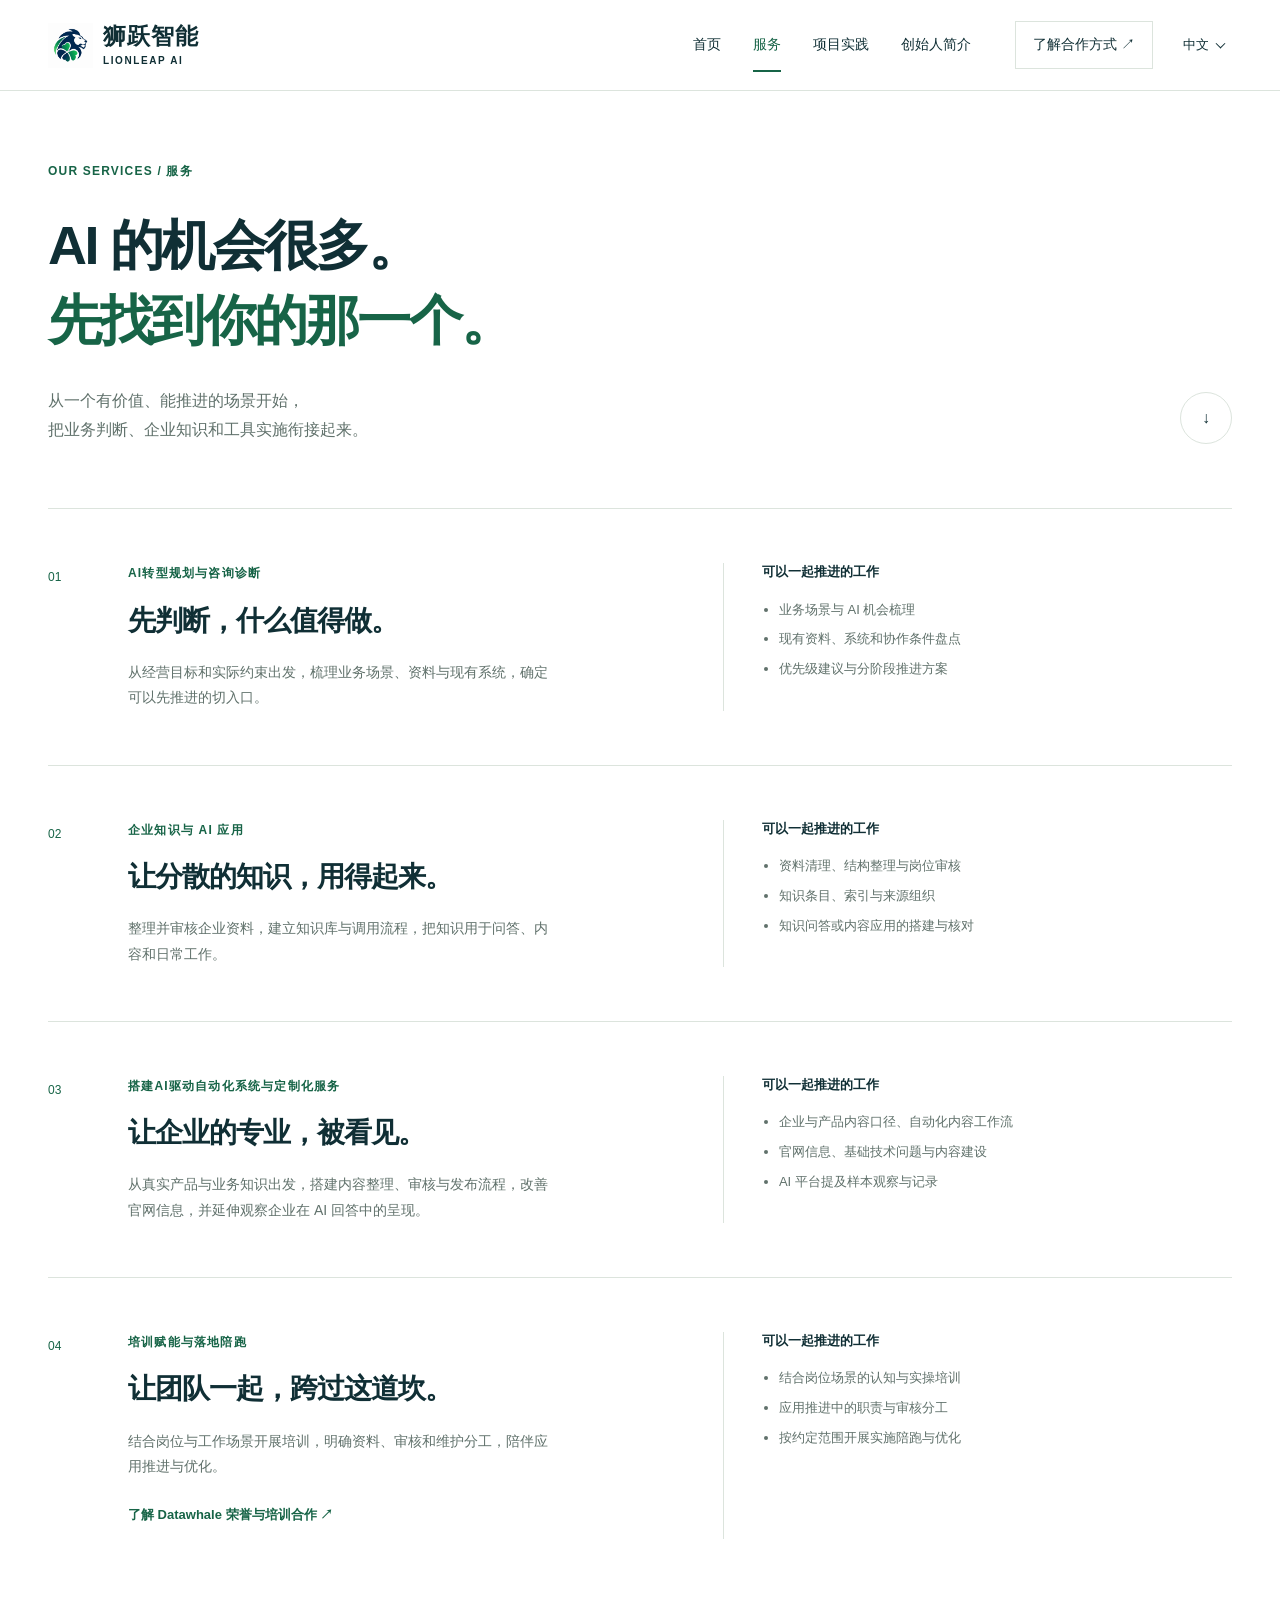
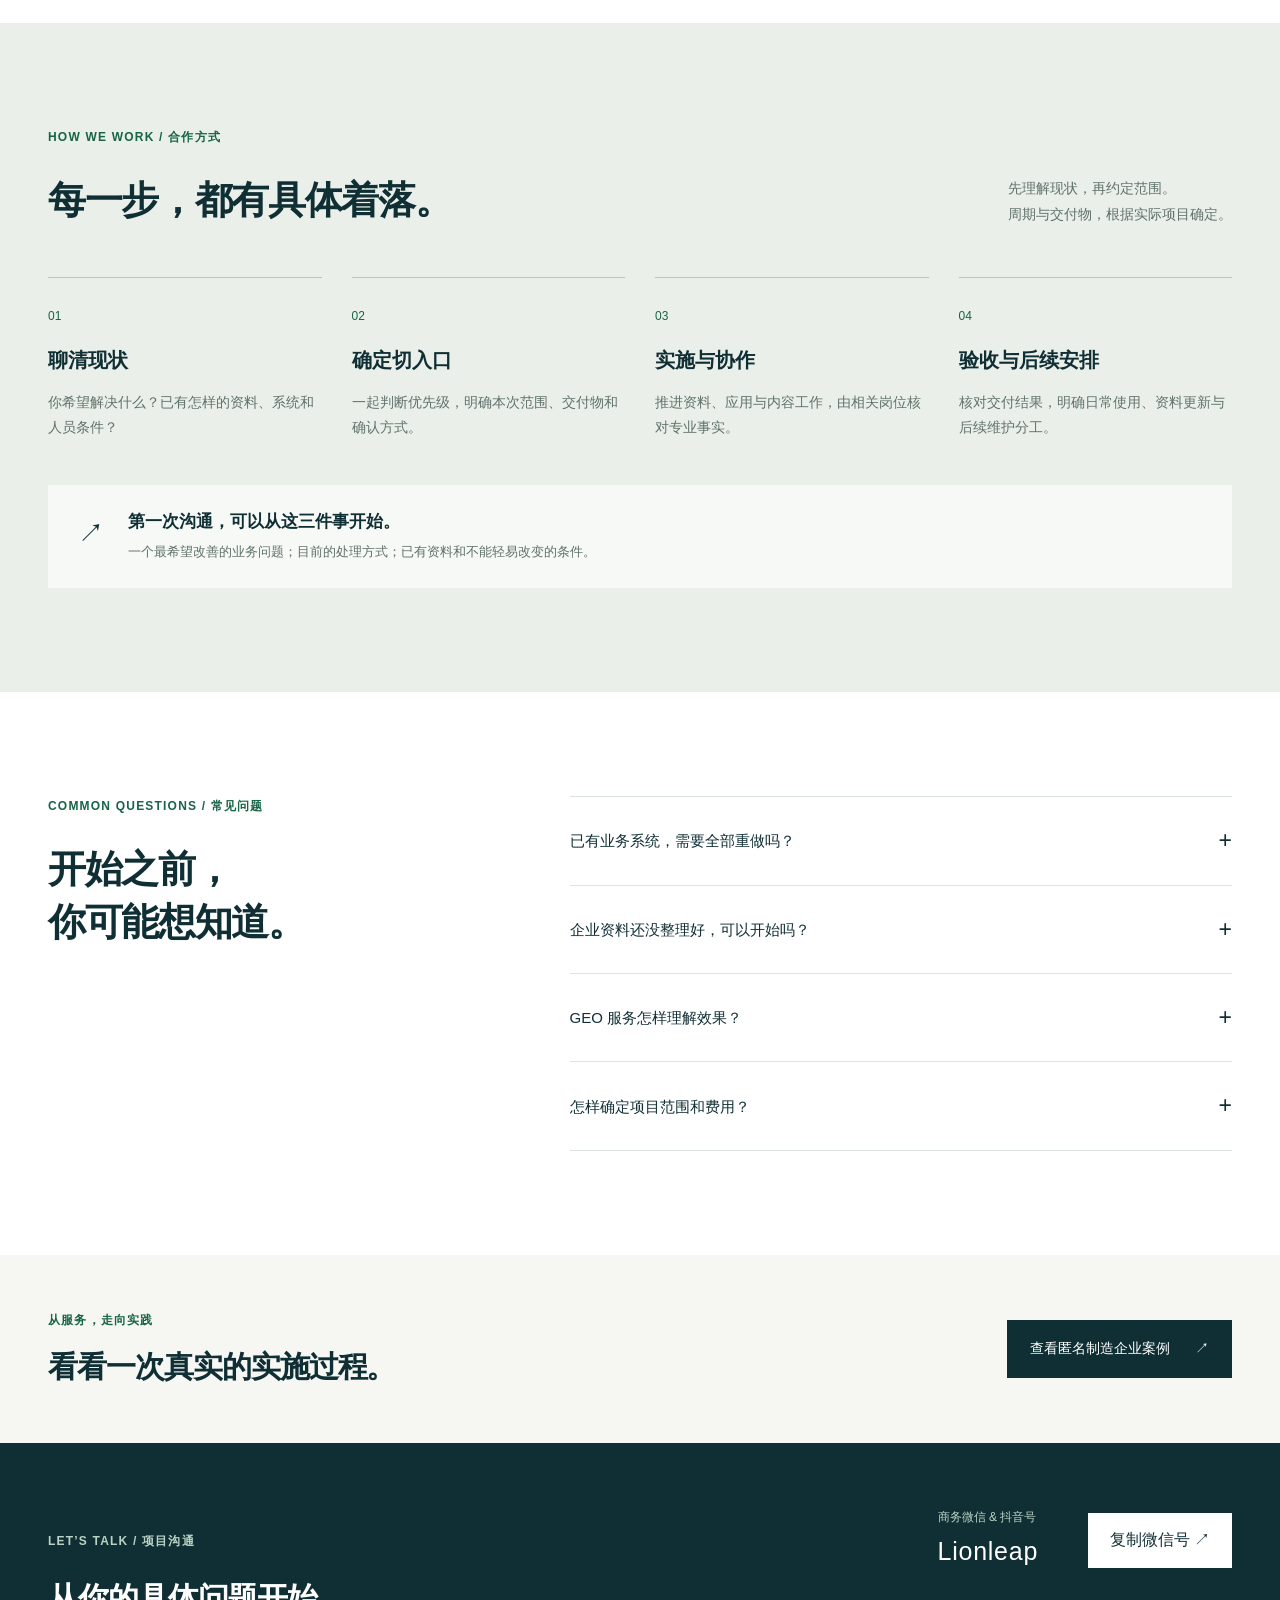
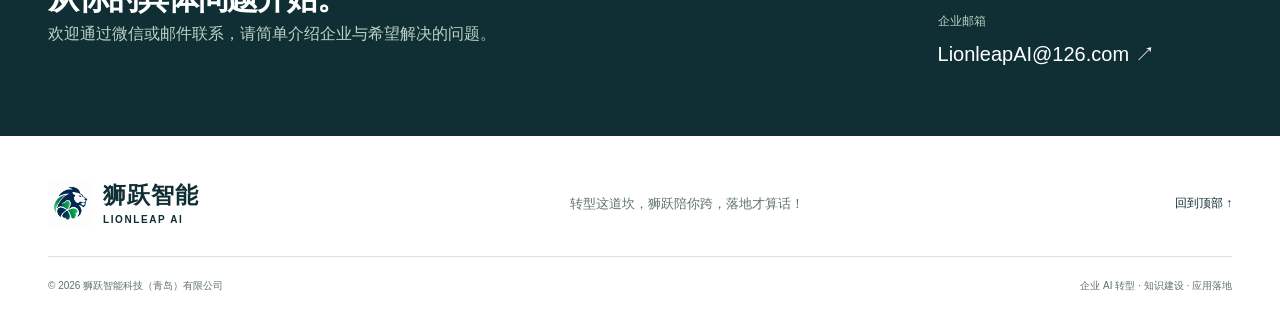
<file: services.html>
<!doctype html><html lang="zh-CN"><head><meta charset="utf-8"><meta name="viewport" content="width=device-width, initial-scale=1"><meta name="description" content="从企业 AI 诊断、知识建设到 GEO 与内容、培训与落地陪跑，按实际问题确定服务范围与交付。"><meta name="theme-color" content="#092d2a"><title>服务与合作方式｜狮跃智能 Lionleap AI</title><link rel="icon" type="image/png" href="assets/brand-symbol.png"><link rel="stylesheet" href="styles.css?v=rollback-pre-editorial"><link rel="stylesheet" href="language.css?v=2"><script defer src="i18n.js?v=2"></script><script defer src="script.js?v=bilingual-1"></script></head><body id="top"><a class="skip-link" href="#main">跳转到正文</a><header class="site-header"><div class="container header-inner"><a class="brand" href="index.html" aria-label="狮跃智能首页"><img src="assets/brand-symbol.png" width="52" height="52" alt=""><span>狮跃智能<small>LIONLEAP AI</small></span></a><div class="header-controls"><label class="language-switch"><span class="language-label">Language / 语言</span><select id="site-language" aria-label="Language / 语言"><option value="zh-CN">中文</option><option value="en">EN</option></select></label><button class="menu-toggle" aria-label="打开导航" aria-expanded="false" aria-controls="main-nav"><span></span><span></span></button></div><nav id="main-nav" aria-label="主导航"><a href="index.html">首页</a><a href="services.html" aria-current="page">服务</a><a href="case.html">项目实践</a><a href="about.html">创始人简介</a><a class="nav-cta" href="services.html#process">了解合作方式 <span aria-hidden="true">↗</span></a></nav></div></header><main id="main">
<section class="page-hero container"><p class="eyebrow">OUR SERVICES / 服务</p><h1>AI 的机会很多。<br><em>先找到你的那一个。</em></h1><div class="page-hero-bottom"><p>从一个有价值、能推进的场景开始，<br>把业务判断、企业知识和工具实施衔接起来。</p><a class="circle-link" href="#diagnosis" aria-label="查看服务详情">↓</a></div></section>
<div class="container service-details"><section class="service-detail" id="diagnosis"><div class="detail-number">01</div><div class="service-detail-copy"><p class="eyebrow">AI转型规划与咨询诊断</p><h2>先判断，什么值得做。</h2><p>从经营目标和实际约束出发，梳理业务场景、资料与现有系统，确定可以先推进的切入口。</p></div><div class="scope-list"><h3>可以一起推进的工作</h3><ul><li>业务场景与 AI 机会梳理</li><li>现有资料、系统和协作条件盘点</li><li>优先级建议与分阶段推进方案</li></ul></div></section><section class="service-detail" id="knowledge"><div class="detail-number">02</div><div class="service-detail-copy"><p class="eyebrow">企业知识与 AI 应用</p><h2>让分散的知识，用得起来。</h2><p>整理并审核企业资料，建立知识库与调用流程，把知识用于问答、内容和日常工作。</p></div><div class="scope-list"><h3>可以一起推进的工作</h3><ul><li>资料清理、结构整理与岗位审核</li><li>知识条目、索引与来源组织</li><li>知识问答或内容应用的搭建与核对</li></ul></div></section><section class="service-detail" id="geo"><div class="detail-number">03</div><div class="service-detail-copy"><p class="eyebrow">搭建AI驱动自动化系统与定制化服务</p><h2>让企业的专业，被看见。</h2><p>从真实产品与业务知识出发，搭建内容整理、审核与发布流程，改善官网信息，并延伸观察企业在 AI 回答中的呈现。</p></div><div class="scope-list"><h3>可以一起推进的工作</h3><ul><li>企业与产品内容口径、自动化内容工作流</li><li>官网信息、基础技术问题与内容建设</li><li>AI 平台提及样本观察与记录</li></ul></div></section><section class="service-detail" id="training"><div class="detail-number">04</div><div class="service-detail-copy"><p class="eyebrow">培训赋能与落地陪跑</p><h2>让团队一起，跨过这道坎。</h2><p>结合岗位与工作场景开展培训，明确资料、审核和维护分工，陪伴应用推进与优化。<a class="training-inline-link" href="about.html#datawhale">了解 Datawhale 荣誉与培训合作 ↗</a></p></div><div class="scope-list"><h3>可以一起推进的工作</h3><ul><li>结合岗位场景的认知与实操培训</li><li>应用推进中的职责与审核分工</li><li>按约定范围开展实施陪跑与优化</li></ul></div></section></div>
<section class="process-section section" id="process"><div class="container"><div class="section-title-row"><div><p class="eyebrow">HOW WE WORK / 合作方式</p><h2>每一步，都有具体着落。</h2></div><p>先理解现状，再约定范围。<br>周期与交付物，根据实际项目确定。</p></div><div class="process-grid"><article><span>01</span><h3>聊清现状</h3><p>你希望解决什么？已有怎样的资料、系统和人员条件？</p></article><article><span>02</span><h3>确定切入口</h3><p>一起判断优先级，明确本次范围、交付物和确认方式。</p></article><article><span>03</span><h3>实施与协作</h3><p>推进资料、应用与内容工作，由相关岗位核对专业事实。</p></article><article><span>04</span><h3>验收与后续安排</h3><p>核对交付结果，明确日常使用、资料更新与后续维护分工。</p></article></div><div class="conversation-note"><span class="note-mark" aria-hidden="true">↗</span><div><h3>第一次沟通，可以从这三件事开始。</h3><p>一个最希望改善的业务问题；目前的处理方式；已有资料和不能轻易改变的条件。</p></div></div></div></section>
<section class="section container faq-section"><div><p class="eyebrow">COMMON QUESTIONS / 常见问题</p><h2>开始之前，<br>你可能想知道。</h2></div><div class="faq-list"><details><summary>已有业务系统，需要全部重做吗？<span aria-hidden="true">+</span></summary><p>先看具体问题是否需要调整系统。可以在现有基础上从资料、知识与局部应用开始；涉及核心系统时，再评估必要性、接口条件和实施影响。</p></details><details><summary>企业资料还没整理好，可以开始吗？<span aria-hidden="true">+</span></summary><p>可以先盘点资料、版本和负责人。知识整理本身可以成为项目的一部分，专业事实与内容口径需要企业相关岗位共同确认。</p></details><details><summary>GEO 服务怎样理解效果？<span aria-hidden="true">+</span></summary><p>分别记录资料与内容交付、平台测试中的呈现，以及后续咨询等业务记录。具体观察按问题、日期和样本记录，评估方式在合作前约定。</p></details><details><summary>怎样确定项目范围和费用？<span aria-hidden="true">+</span></summary><p>先了解场景、资料、协作条件与预期交付，再提出实施范围和报价。持续维护、培训或陪跑的内容会单独明确。</p></details></div></section>
<section class="related-section"><div class="container related-inner"><div><p class="eyebrow">从服务，走向实践</p><h2>看看一次真实的实施过程。</h2></div><a class="button dark" href="case.html">查看匿名制造企业案例<span aria-hidden="true">↗</span></a></div></section><section class="contact-section" id="contact"><div class="container contact-inner"><div><p class="eyebrow">LET’S TALK / 项目沟通</p><h2>从你的具体问题开始。</h2><p>欢迎通过微信或邮件联系，请简单介绍企业与希望解决的问题。</p></div><div><div class="contact-actions"><div class="contact-id-wrap"><span class="wechat-label">商务微信 &amp; 抖音号</span><span class="wechat-id">Lionleap</span></div><button class="copy-wechat" type="button">复制微信号 ↗</button></div><p class="copy-status" role="status" aria-live="polite"></p><div class="contact-email"><span class="wechat-label">企业邮箱</span><a href="mailto:LionleapAI@126.com">LionleapAI@126.com <span aria-hidden="true">↗</span></a></div></div></div></section></main><footer class="site-footer"><div class="container"><div class="footer-top"><a class="brand" href="index.html"><img src="assets/brand-symbol.png" width="48" height="48" alt=""><span>狮跃智能<small>LIONLEAP AI</small></span></a><p>转型这道坎，狮跃陪你跨，落地才算话！</p><a href="#top" class="back-top">回到顶部 ↑</a></div><div class="footer-bottom"><span>© 2026 狮跃智能科技（青岛）有限公司</span><span>企业 AI 转型 · 知识建设 · 应用落地</span></div></div></footer></body></html>
</file>
<file: styles.css>
:root{--ink:#102f35;--green:#176447;--muted:#60716b;--sage:#eaf0e9;--cream:#f6f7f2;--line:#dce4dd;--white:#fff}*{box-sizing:border-box}html{scroll-behavior:smooth;scroll-padding-top:110px}body{margin:0;color:var(--ink);background:#fff;font-family:-apple-system,BlinkMacSystemFont,"PingFang SC","Microsoft YaHei",sans-serif;line-height:1.8;-webkit-font-smoothing:antialiased}a{color:inherit;text-decoration:none}button{font:inherit}img{display:block;max-width:100%;height:auto}h1,h2,h3,p{margin:0}h1,h2,h3{font-weight:600;line-height:1.4}h1{font-size:60px;letter-spacing:-.045em}h2{font-size:38px;letter-spacing:-.035em}h3{font-size:21px}em{font-style:normal;color:var(--green)}p{color:var(--muted)}.container{width:calc(100% - 96px);max-width:1200px;margin:auto}.section{padding:104px 0}.eyebrow{font-size:12px;letter-spacing:.1em;color:var(--green);font-weight:600;margin-bottom:25px}.status-dot{display:inline-block;width:7px;height:7px;border-radius:50%;background:var(--green);margin-right:10px;vertical-align:middle}.site-header{position:sticky;top:0;background:rgba(255,255,255,.97);border-bottom:1px solid var(--line);z-index:20}.header-inner{height:90px;display:flex;align-items:center;justify-content:space-between}.brand{display:flex;align-items:center;gap:10px;flex-shrink:0}.brand img{width:45px;height:45px;object-fit:contain}.brand>span{font-size:23px;line-height:1.15;font-weight:750;letter-spacing:.04em}.brand small{display:block;font-size:10px;letter-spacing:.16em;margin-top:6px}.site-header nav{display:flex;gap:32px;align-items:center;font-size:14px}.site-header nav>a{padding:12px 0}.site-header nav>a[aria-current]{color:var(--green);box-shadow:0 2px var(--green)}.site-header nav .nav-cta{border:1px solid var(--line);padding:10px 17px;margin-left:12px}.menu-toggle{display:none}.skip-link{position:fixed;top:-100px;left:15px;background:white;padding:12px;z-index:30}.skip-link:focus{top:10px}a:focus-visible,button:focus-visible,summary:focus-visible{outline:3px solid #258363;outline-offset:5px}.home-hero{padding:52px 0 62px}.hero-grid{display:grid;grid-template-columns:1.1fr 1fr;gap:65px;align-items:center}.hero-copy{padding:20px 0}.hero-description{font-size:17px;margin-top:27px;line-height:1.95}.actions{display:flex;align-items:center;gap:26px;margin-top:34px;flex-wrap:wrap}.button{display:inline-flex;align-items:center;justify-content:center;gap:25px;padding:16px 23px;min-height:54px;font-size:14px;font-weight:500}.button.primary,.button.dark{background:var(--green);color:white}.button.dark{background:var(--ink)}.button:hover{background:#0d4b35}.text-link{display:inline-flex;align-items:center;gap:24px;font-size:14px;font-weight:600;min-height:44px}.text-link:hover{color:var(--green)}.hero-bottom{display:flex;align-items:center;gap:16px;margin-top:53px;font-size:12px}.hero-bottom strong{font-weight:500;color:var(--ink)}.mini-line{height:1px;width:40px;background:var(--green)}.hero-portrait{position:relative;background:var(--sage);padding-left:30px;max-width:500px}.hero-portrait .portrait{width:100%;height:525px;object-fit:cover;object-position:center 35%}.portrait-rail{position:absolute;left:0;top:0;width:30px;height:100%;display:flex;align-items:center;justify-content:space-between;writing-mode:vertical-rl;padding:15px 0;font-size:9px;letter-spacing:.12em}.portrait-caption{position:absolute;bottom:18px;left:48px;right:18px;background:rgba(255,255,255,.82);backdrop-filter:blur(8px);-webkit-backdrop-filter:blur(8px);display:flex;justify-content:space-between;align-items:center;padding:19px 22px}.portrait-caption strong{display:block;font-size:20px;letter-spacing:.06em}.portrait-caption div>span{font-size:11px;color:var(--muted);display:block;margin-top:4px}.principles-strip{border-block:1px solid var(--line);background:var(--cream)}.principles-inner{display:flex;justify-content:space-between;padding:24px 0;font-size:14px;letter-spacing:.08em}.principles-inner span+span{border-left:1px solid #cdd7ce;padding-left:11%}.split-section{display:grid;grid-template-columns:.85fr 1.2fr;gap:90px}.section-intro>p:not(.eyebrow){margin:25px 0}.service-row{display:flex;gap:24px;align-items:flex-start;padding:26px 0;border-top:1px solid var(--line)}.service-row:last-child{border-bottom:1px solid var(--line)}.service-row .row-number{font-size:11px;color:var(--green);margin-top:6px}.service-row>span:last-child{margin-left:auto;font-size:22px}.service-row h3{font-size:20px}.service-row p{font-size:14px;margin-top:7px}.service-row:hover{color:var(--green)}.case-feature{background:var(--sage);padding:88px 0}.case-feature-grid{display:grid;grid-template-columns:1fr 1.1fr;align-items:center;gap:90px}.tags{display:flex;gap:9px;margin-bottom:20px}.tags span{font-size:11px;border:1px solid #bccfc1;padding:3px 10px;color:var(--green)}.case-copy>p:not(.eyebrow){margin:24px 0;max-width:360px}.knowledge-flow{background:#f8faf5;border:1px solid #ccd9cc;padding:30px;color:var(--ink)}.flow-topline{display:flex;justify-content:space-between;gap:10px;font-size:9px;letter-spacing:.08em;color:var(--muted);margin-bottom:35px}.source-docs,.flow-outputs{display:flex;gap:10px}.source-docs span,.flow-outputs span{flex:1;text-align:center;font-size:12px;padding:13px 5px;border:1px solid #d6dfd3;background:white}.source-docs span{box-shadow:3px 3px 0 #e8eddf}.flow-connector{text-align:center;font-size:22px;color:#74917a;padding:8px}.knowledge-core{border:1px solid #aac3ac;display:flex;align-items:center;gap:17px;background:#e5eedf;padding:20px}.knowledge-core strong{font-size:17px}.knowledge-core small{display:block;font-size:11px;color:var(--muted);margin-top:3px}.core-dot{width:25px;height:25px;background:var(--green);border:6px solid #bad1b7;border-radius:50%}.core-check{margin-left:auto;color:var(--green);font-size:22px}.flow-footnote{font-size:10px;margin-top:28px;color:var(--muted);text-align:center}.founder-grid{display:grid;grid-template-columns:1fr 1fr;gap:100px}.statement-line{font-size:20px;margin-top:35px;color:var(--green);line-height:1.8}.person-heading{display:flex;gap:22px;align-items:center;margin-bottom:25px}.person-heading h3{font-size:27px}.person-heading p{font-size:13px}.serif-number{font-family:Georgia,serif;font-size:68px;line-height:1;color:#8ca88f}.credentials{display:flex;gap:8px;flex-wrap:wrap;margin:20px 0 25px}.credentials span{font-size:11px;background:var(--cream);border:1px solid var(--line);padding:5px 10px}.founder-copy>p{margin-bottom:20px;font-size:15px}.closing-section{background:var(--cream);padding:72px 0}.closing-inner{position:relative}.closing-inner h2{font-size:41px}.closing-inner>.button{position:absolute;right:0;bottom:8px}.site-footer{padding:45px 0 24px}.footer-top,.footer-bottom{display:flex;align-items:center;justify-content:space-between;gap:25px}.footer-top>p{font-size:13px}.back-top{font-size:12px;min-height:44px;display:flex;align-items:center}.footer-bottom{border-top:1px solid var(--line);margin-top:30px;padding-top:20px;font-size:10px;color:var(--muted)}.page-hero{padding-top:70px;padding-bottom:64px}.page-hero h1{font-size:54px}.page-hero-bottom{display:flex;justify-content:space-between;align-items:flex-end;margin-top:28px}.page-hero-bottom p{font-size:16px}.circle-link{border:1px solid var(--line);border-radius:50%;width:52px;height:52px;display:grid;place-items:center}.service-detail{display:grid;grid-template-columns:45px 1.1fr 1fr;gap:35px;border-top:1px solid var(--line);padding:54px 0}.detail-number{font-size:12px;color:var(--green);padding-top:4px}.service-detail .eyebrow{margin-bottom:16px}.service-detail h2{font-size:28px}.service-detail-copy>p:last-child{margin-top:20px;font-size:14px;max-width:420px}.scope-list{border-left:1px solid var(--line);padding-left:38px}.scope-list h3{font-size:13px}.scope-list ul{padding-left:17px;font-size:13px;color:var(--muted);line-height:2.3}.process-section{background:var(--sage);margin-top:30px}.section-title-row{display:flex;justify-content:space-between;gap:40px;align-items:flex-end}.section-title-row>p{font-size:14px}.process-grid{display:grid;grid-template-columns:repeat(4,1fr);gap:30px;margin-top:50px}.process-grid article{border-top:1px solid #b6c9b8;padding-top:23px}.process-grid article>span{font-size:12px;color:var(--green)}.process-grid h3{font-size:20px;margin:16px 0}.process-grid p{font-size:14px}.conversation-note{display:flex;gap:24px;background:#fff9;padding:25px 30px;margin-top:45px}.note-mark{font-size:26px}.conversation-note h3{font-size:17px}.conversation-note p{font-size:13px;margin-top:6px}.faq-section{display:grid;grid-template-columns:.8fr 1.2fr;gap:80px}.faq-list details{border-top:1px solid var(--line)}.faq-list details:last-child{border-bottom:1px solid var(--line)}summary{cursor:pointer;display:flex;align-items:center;justify-content:space-between;gap:20px;padding:23px 0;list-style:none;font-size:15px}summary::-webkit-details-marker{display:none}summary>span{font-size:23px;font-weight:300}details[open] summary>span{transform:rotate(45deg)}details>p{font-size:14px;padding:0 22px 25px 0}.related-section{padding:55px 0;background:var(--cream)}.related-inner{display:flex;justify-content:space-between;align-items:center;gap:30px}.related-inner h2{font-size:30px}.related-inner .eyebrow{margin-bottom:15px}.about-hero{padding-top:65px;padding-bottom:85px;display:grid;grid-template-columns:.9fr 1.1fr;gap:95px;align-items:center}.about-photo{background:var(--sage)}.about-photo img{width:100%;max-height:640px;object-fit:cover}.about-photo>span{display:block;padding:13px 20px;font-size:9px;letter-spacing:.18em}.about-intro h1{font-size:52px}.about-intro h1>span{display:block;font-size:34px;margin-top:16px}.primary-roles{font-size:17px;color:var(--ink);margin-top:25px}.about-lead{font-size:15px;line-height:2;margin-bottom:22px}.belief-section{background:var(--sage)}.belief-grid{display:grid;grid-template-columns:1fr 1fr;gap:90px}.belief-grid p{margin-bottom:22px}.belief-grid>div>h2{margin-bottom:24px}.belief-grid>div>p{font-size:16px;line-height:1.9}.belief-grid>div>p:last-child{margin-bottom:0}.capability-grid{display:grid;grid-template-columns:repeat(2,1fr);gap:35px 65px;margin-top:48px}.capability-grid article{border-top:1px solid var(--line);padding-top:25px}.capability-grid article>span{font-size:12px;color:var(--green)}.capability-grid h3{margin:12px 0}.capability-grid p{font-size:14px}.personal-case{background:var(--cream)}.case-hero{padding-top:55px;padding-bottom:55px}.breadcrumbs{font-size:11px;color:var(--muted);margin-bottom:28px}.case-hero h1{font-size:53px}.case-hero>p{max-width:700px;margin-top:24px}.case-meta{display:grid;grid-template-columns:repeat(3,1fr);gap:30px;border-top:1px solid var(--line);padding-top:26px;margin-top:37px}.case-meta dt{font-size:11px;color:var(--muted);margin-bottom:8px}.case-meta dd{margin:0;font-size:14px}.case-visual{background:var(--sage);padding:60px 0}.case-visual-inner{display:grid;grid-template-columns:.8fr 1.2fr;gap:90px;align-items:center}.case-visual h2{font-size:32px}.case-visual p{margin-top:20px;font-size:14px}.case-layout{display:grid;grid-template-columns:190px 1fr;gap:80px;padding-top:80px;padding-bottom:85px}.case-toc{position:sticky;top:125px;align-self:start;font-size:13px}.case-toc p{font-size:10px;letter-spacing:.1em;margin-bottom:20px}.case-toc a{display:block;min-height:44px;padding:8px 0}.case-article{max-width:820px}.case-article section{margin-bottom:65px;scroll-margin-top:120px}.case-article h2{font-size:30px;margin-bottom:24px}.case-article h3{font-size:19px;margin:28px 0 12px}.case-article p{font-size:15px;margin-bottom:20px;line-height:2}.case-article ul,.case-article ol{padding-left:22px;color:var(--muted);font-size:14px;line-height:2}.implementation-list{list-style:none;counter-reset:steps;padding-left:0!important}.implementation-list>li{border-top:1px solid var(--line);padding:23px 0;counter-increment:steps}.implementation-list h3{margin-top:0}.implementation-list h3:before{content:counter(steps,decimal-leading-zero) ' / ';font-size:12px;color:var(--green)}.delivery-grid{display:grid;grid-template-columns:repeat(3,1fr);gap:18px}.delivery-grid article{background:var(--cream);padding:22px}.delivery-grid h3{margin-top:0;font-size:17px}.delivery-grid p{font-size:13px;margin-bottom:0}.case-note{padding:20px 24px;border-left:2px solid var(--green);background:var(--cream)}.case-author{display:flex;gap:20px;align-items:center;border-top:1px solid var(--line);padding-top:28px}.case-author img{width:62px;height:72px;object-fit:cover;object-position:top}.case-author h3{margin:0;font-size:17px}.case-author p{font-size:12px;margin:4px 0}.contact-section{padding:64px 0;background:var(--ink);color:white}.contact-inner{display:flex;align-items:center;justify-content:space-between;gap:30px}.contact-section .eyebrow,.contact-section p{color:#bbd2c4}.contact-section h2{font-size:31px}.contact-actions{display:flex;align-items:center;gap:20px}.wechat-label{font-size:12px;display:block;color:#bbd2c4}.wechat-id{font-size:25px;letter-spacing:.03em}.copy-wechat{background:white;color:var(--ink);border:0;padding:13px 22px;cursor:pointer;min-height:48px}.copy-status{font-size:12px;min-height:20px;color:#bbd2c4;margin-top:5px}.contact-id-wrap{min-width:130px}
@media(min-width:1500px){.hero-grid{gap:110px}.home-hero{padding:65px 0 75px}}
@media(max-width:1100px){.container{width:calc(100% - 64px)}.site-header nav{gap:22px}.site-header nav .nav-cta{margin-left:0}.hero-grid{gap:35px}h1{font-size:48px}.hero-portrait .portrait{height:490px}.actions{gap:16px}.hero-bottom{margin-top:35px}.case-feature-grid,.founder-grid,.split-section,.about-hero,.belief-grid,.case-visual-inner{gap:50px}.about-intro h1{font-size:44px}.case-layout{gap:45px;grid-template-columns:150px 1fr}.delivery-grid{grid-template-columns:1fr}.principles-inner span+span{padding-left:7%}}
@media(max-width:800px){.container{width:calc(100% - 40px)}.header-inner{height:73px}.brand>span{font-size:20px}.brand img{width:38px;height:38px}.brand small{font-size:9px}.menu-toggle{display:flex;flex-direction:column;justify-content:center;gap:6px;width:44px;height:44px;border:0;background:transparent;padding:10px}.menu-toggle span{height:1px;background:var(--ink);width:24px}.site-header nav{display:none;position:absolute;top:73px;left:0;right:0;flex-direction:column;align-items:stretch;gap:0;padding:12px 20px 24px;background:#fff;border-bottom:1px solid var(--line)}.site-header nav.is-open{display:flex}.site-header nav>a{padding:14px 0}.site-header nav>a[aria-current]{box-shadow:none}.site-header nav .nav-cta{margin-top:10px;text-align:center}.home-hero{padding:35px 0 40px}.hero-grid{grid-template-columns:1fr;gap:35px}.hero-copy{padding:0}.hero-copy h1{font-size:46px}.hero-description{font-size:15px;margin-top:23px}.eyebrow{margin-bottom:20px}.hero-bottom{display:none}.hero-portrait{width:100%;max-width:none;padding-left:25px}.hero-portrait .portrait{height:430px;object-position:center 28%}.portrait-rail{width:25px}.portrait-caption{left:40px}.principles-inner{padding:20px 0;gap:12px;font-size:11px;letter-spacing:0}.principles-inner span+span{padding-left:13px}.section{padding:65px 0}h2{font-size:32px}.split-section,.case-feature-grid,.founder-grid,.belief-grid,.faq-section,.case-visual-inner{grid-template-columns:1fr;gap:35px}.section-intro>p:not(.eyebrow){margin:20px 0}.service-row{padding:23px 0}.case-feature{padding:60px 0}.case-copy>p:not(.eyebrow){max-width:none;font-size:15px}.statement-line{margin-top:25px}.founder-grid{gap:30px}.closing-section{padding:55px 0}.closing-inner h2{font-size:33px}.closing-inner>.button{position:static;margin-top:28px}.footer-top{flex-wrap:wrap}.footer-top>p{order:3;width:100%;font-size:12px}.footer-bottom{align-items:flex-start;flex-direction:column;gap:6px}.site-footer{padding-top:32px}.page-hero{padding-top:45px;padding-bottom:45px}.page-hero h1,.case-hero h1{font-size:39px}.page-hero-bottom p{font-size:14px}.service-detail{grid-template-columns:28px 1fr;gap:15px;padding:36px 0}.scope-list{grid-column:2;border-left:0;padding-left:0}.service-detail h2{font-size:25px}.service-detail-copy>p:last-child{margin-top:16px}.section-title-row{display:block}.section-title-row>p{margin-top:20px}.process-grid{grid-template-columns:repeat(2,1fr);gap:28px;margin-top:35px}.conversation-note{padding:22px;gap:14px}.conversation-note p{line-height:1.9}.related-inner{display:block}.related-inner .button{margin-top:25px}.related-inner h2{font-size:27px}.about-hero{grid-template-columns:1fr;gap:35px;padding:35px 0 55px}.about-photo{max-width:480px}.about-photo img{max-height:500px;object-position:center 25%}.about-intro h1{font-size:42px}.about-intro h1>span{font-size:31px}.capability-grid{gap:30px}.case-hero{padding-top:35px;padding-bottom:40px}.case-meta{gap:20px;grid-template-columns:1fr}.case-meta>div{display:grid;grid-template-columns:90px 1fr}.case-meta dt{margin-bottom:0}.case-visual{padding:40px 0}.case-layout{grid-template-columns:1fr;padding-top:35px;padding-bottom:45px;gap:30px}.case-toc{position:static;display:flex;gap:15px;overflow:auto;border-bottom:1px solid var(--line);white-space:nowrap}.case-toc p{display:none}.case-toc a{font-size:11px}.case-article section{margin-bottom:45px}.case-article h2{font-size:27px}.contact-inner{display:block}.contact-actions{margin-top:28px}.contact-section h2{font-size:27px}}
@media(max-width:420px){.hero-copy h1{font-size:39px}.actions{gap:12px}.actions .button{padding:14px 18px;font-size:13px;gap:15px}.actions .text-link{font-size:12px;gap:12px}.hero-portrait .portrait{height:365px}.portrait-caption{padding:15px;left:37px;right:12px;bottom:12px}.portrait-caption strong{font-size:18px}.portrait-caption div>span{font-size:10px}.principles-inner{font-size:10px;gap:7px}.principles-inner span+span{padding-left:9px}.knowledge-flow{padding:20px 16px}.flow-topline{font-size:8px}.source-docs span,.flow-outputs span{font-size:11px}.knowledge-core{padding:17px 12px;gap:10px}.knowledge-core strong{font-size:15px}.core-dot{width:22px;height:22px;flex-shrink:0}.capability-grid{grid-template-columns:1fr}.page-hero h1,.case-hero h1{font-size:34px}.page-hero-bottom{gap:15px}.circle-link{flex-shrink:0}.contact-actions{gap:15px}.wechat-id{font-size:23px}}
@media(prefers-reduced-motion:reduce){html{scroll-behavior:auto}*{transition:none!important}}
.case-diagram{background:var(--sage);padding:60px 0}.case-diagram-inner{display:grid;grid-template-columns:.8fr 1.2fr;gap:90px;align-items:center}.case-diagram-inner h2{font-size:32px}.case-diagram-inner>div>p:last-child{margin-top:24px;font-size:14px}.case-body-layout{display:grid;grid-template-columns:190px 1fr;gap:80px;padding-top:80px;padding-bottom:50px}.case-toc nav{display:block}.project-meta{display:grid;grid-template-columns:repeat(3,1fr);gap:30px;border-top:1px solid var(--line);padding-top:26px;margin-top:37px}.project-meta>div{font-size:14px}.project-meta dt,.project-meta span{font-size:11px;color:var(--muted);display:block;margin-bottom:8px}.project-meta dd{margin:0}.case-hero-lead{max-width:750px;margin-top:24px}.case-article blockquote{margin:28px 0;padding:22px 25px;background:var(--sage);font-size:19px;border-left:2px solid var(--green)}.case-article cite{display:block;font-style:normal;font-size:11px;color:var(--muted);margin-top:10px}.role-note{padding:10px 24px;background:var(--cream)}.implementation-list>li{display:flex;gap:25px}.implementation-list>li>span{color:var(--green);font-size:12px;padding-top:3px}.implementation-list h3:before{content:none}.delivery-items{border-top:1px solid var(--line)}.delivery-items article{border-bottom:1px solid var(--line);padding:22px 0}.delivery-items article h3{margin:0 0 10px}.delivery-items article p{margin-bottom:0}.observation-note{font-size:12px!important;margin-top:25px}.case-author span{display:block;font-size:11px;color:var(--muted)}.case-author .text-link{margin-left:auto}.personal-case-inner{display:flex;justify-content:space-between;align-items:center;gap:50px}.large-copy{font-size:20px!important;line-height:1.9!important}
@media(max-width:1100px){.case-body-layout{grid-template-columns:150px 1fr;gap:45px}.case-diagram-inner{gap:50px}}
@media(max-width:800px){.case-diagram-inner{grid-template-columns:1fr;gap:30px}.case-diagram{padding:40px 0}.case-body-layout{grid-template-columns:1fr;gap:25px;padding-top:30px}.case-toc nav{display:flex;gap:16px}.project-meta{grid-template-columns:1fr;gap:15px}.project-meta>div{display:grid;grid-template-columns:85px 1fr}.project-meta span{margin:0}.personal-case-inner{display:block}.personal-case-inner .text-link{margin-top:20px}.case-author{flex-wrap:wrap}.case-author .text-link{margin-left:0}.case-hero-lead{font-size:14px}}
@media(max-width:420px){.process-section h2{font-size:26px}}
/* Case collection and original certificate */
h1,h2{text-wrap:balance}.portfolio-hero{padding:45px 0 65px}.portfolio-hero .eyebrow{margin:28px 0 18px}.portfolio-hero h1{font-size:54px}.portfolio-intro{display:flex;align-items:end;justify-content:space-between;margin-top:24px;gap:30px}.case-accordion{border:0;margin:0;border-top:1px solid var(--line)}.case-accordion>summary{list-style:none;display:flex;align-items:center;gap:30px;cursor:pointer;padding:28px 0;min-height:100px}.case-accordion>summary::-webkit-details-marker{display:none}.case-accordion>summary>span{transform:none!important}.case-index{font-size:12px;color:var(--green);align-self:flex-start;padding-top:8px;font-variant-numeric:tabular-nums}.case-summary-copy{display:block;flex:1;min-width:0}.case-summary-copy small{font-size:11px;letter-spacing:.08em;color:var(--green);display:block;margin-bottom:6px}.case-summary-copy strong{display:block;font-size:23px;font-weight:600;line-height:1.5;text-wrap:balance}.case-summary-copy>span{font-size:13px;color:var(--muted);display:block;margin-top:7px}.case-toggle{font-size:26px!important;font-weight:300;display:flex;align-items:center;justify-content:center;width:44px;height:44px;flex-shrink:0;border:1px solid #bbcfc3;border-radius:50%;transition:background .18s}.case-accordion>summary:hover .case-toggle{background:var(--sage)}.case-accordion[open]>summary .case-toggle{font-size:0!important;background:var(--green);color:white;border-color:var(--green)}.case-accordion[open]>summary .case-toggle:after{content:'−';font-size:26px}.featured-case{border-bottom:1px solid var(--line);background:var(--cream)}.featured-case>summary{padding-block:28px}.featured-case[open]>summary{border-bottom:1px solid var(--line)}.featured-content{background:white}.featured-heading{padding:52px 0 48px}.featured-heading h2{font-size:44px}.system-map{background:#f9fbf7;border:1px solid #c8d7c8;padding:30px}.map-label{font-size:9px;letter-spacing:.13em;color:var(--muted);margin-bottom:25px}.map-source{text-align:center;font-size:13px;padding:12px 8px;background:white;border:1px solid var(--line)}.map-arrow{text-align:center;font-size:20px;line-height:1.4;color:#718c77;padding:8px}.map-core{padding:16px;background:var(--green);color:#fff;text-align:center;font-size:16px;font-weight:600}.map-core .status-dot{background:#b9d3af}.map-tracks{display:grid;grid-template-columns:1fr 1fr;gap:12px}.map-tracks>div{background:white;border:1px solid #c8d7c8;padding:18px 14px}.map-tracks small{display:block;font-size:9px;letter-spacing:.08em;color:var(--green);margin-bottom:7px}.map-tracks strong{display:block;font-size:17px}.map-tracks p{font-size:11px;margin-top:8px}.map-extra{font-size:11px;color:var(--muted);border-top:1px solid var(--line);padding-top:15px;margin-top:22px}.value-added{background:var(--cream);border-left:2px solid #a18a58;padding:25px;margin-top:28px}.value-added>span{font-size:11px;color:#79643a}.value-added h3{margin:10px 0 14px}.value-added p{font-size:14px;margin:0}.more-cases .section-title-row{align-items:end;margin-bottom:35px}.case-list{border-bottom:1px solid var(--line)}.secondary-case>summary{padding:25px 0}.secondary-case>summary .case-summary-copy strong{font-size:21px}.secondary-body{margin-left:47px;padding:0 0 30px;display:grid;grid-template-columns:1fr 1fr;gap:40px;max-width:1000px}.secondary-body h3{font-size:13px;color:var(--green);margin-bottom:10px}.secondary-body p{font-size:14px}.honor-section{background:var(--cream);border-block:1px solid var(--line)}.honor-grid{display:grid;grid-template-columns:.85fr 1.15fr;gap:85px;align-items:start}.certificate-display{padding:28px;background:#e9ece5;border:1px solid #dce0d6;max-width:470px}.certificate-display img{width:100%;height:auto;box-shadow:0 10px 28px #102f3510}.certificate-display a>span{display:flex;justify-content:space-between;font-size:12px;padding-top:18px;color:var(--ink)}.honor-copy h2{font-size:36px}.honor-lead{margin-top:22px;font-size:17px}.honor-facts{display:flex;gap:30px;flex-wrap:wrap;font-size:11px;color:var(--muted);margin-top:25px;padding-bottom:22px;border-bottom:1px solid #d0d8cc}.honor-facts strong{margin-left:8px;color:var(--ink);font-weight:500}.community-intro{margin-top:26px}.community-intro h3{font-size:18px;margin-bottom:12px}.community-intro p,.training-cooperation p{font-size:14px}.community-intro .text-link{margin-top:10px}.training-cooperation{margin-top:24px;padding-top:25px;border-top:1px solid #d0d8cc}.training-cooperation>span{font-size:10px;letter-spacing:.08em;color:var(--green)}.training-cooperation h3{font-size:19px;margin:10px 0 14px}.training-cooperation .text-link{margin-top:10px}.training-inline-link{display:block;font-size:13px;font-weight:600;color:var(--green);margin-top:16px;min-height:44px;padding-top:8px}
@media(max-width:1100px){.honor-grid{gap:45px}.map-tracks strong{font-size:15px}.system-map{padding:24px}.portfolio-hero h1{font-size:48px}}
@media(max-width:800px){.portfolio-hero{padding:30px 0 40px}.portfolio-hero h1{font-size:38px}.portfolio-intro{display:block}.portfolio-intro>p{font-size:14px}.portfolio-intro .text-link{margin-top:18px}.case-accordion>summary{gap:16px;padding-block:22px}.case-summary-copy strong,.secondary-case>summary .case-summary-copy strong{font-size:19px}.case-summary-copy small{font-size:10px}.case-toggle{width:40px;height:40px}.featured-heading{padding:35px 0}.featured-heading h2{font-size:31px}.featured-heading .tags{flex-wrap:wrap}.case-index{padding-top:5px}.system-map{padding:22px 18px}.map-tracks>div{padding:15px 10px}.map-tracks p{font-size:10px}.map-extra{font-size:10px}.more-cases .section-title-row>p{font-size:13px;margin-top:18px}.secondary-body{margin-left:28px;grid-template-columns:1fr;gap:20px}.honor-grid{grid-template-columns:1fr;gap:34px}.certificate-display{max-width:370px;padding:22px;margin:auto;width:100%}.honor-copy h2{font-size:30px}.honor-lead{font-size:16px}.honor-facts{gap:20px}.case-feature-grid .system-map{margin-top:4px}.value-added{padding:20px}.case-toc nav{padding-bottom:10px}}
@media(max-width:420px){.portfolio-hero h1{font-size:34px}.featured-heading h2{font-size:29px}.case-accordion>summary{gap:12px}.case-summary-copy strong,.secondary-case>summary .case-summary-copy strong{font-size:17px}.case-summary-copy>span{font-size:12px}.case-toggle{width:36px;height:36px}.map-tracks strong{font-size:14px}.map-core{font-size:15px}.map-source{font-size:12px}}

.map-step-label{display:block;font-size:14px;line-height:1.6;color:var(--green);background:var(--sage);border:1px solid #ccd9cc;padding:12px 16px;margin:0 0 8px}

.home-hero .actions{gap:12px}.home-hero .button{border:1px solid var(--green)}.home-hero .button.secondary{background:transparent;color:var(--green)}.home-hero .button.secondary:hover{background:var(--sage)}
@media(max-width:420px){.home-hero .actions{display:grid;grid-template-columns:1.2fr 1fr;gap:10px}.home-hero .actions .button{padding:12px 10px;gap:10px;font-size:12px}}

.project-meta > .project-core{display:grid;grid-template-columns:85px minmax(0,1fr);align-items:baseline}
.project-core strong{display:block;white-space:nowrap;font-size:clamp(10px,2.9vw,14px)}
.project-meta .project-core > span{margin:0}

.contact-email{margin-top:12px}.contact-email a{display:inline-block;margin-top:4px;font-size:20px;overflow-wrap:anywhere}.contact-email a:hover{text-decoration:underline}

.about-hero{grid-template-columns:1fr;gap:0}.about-intro{width:100%;max-width:680px;margin-inline:auto}
.about-portrait-stage{position:relative;aspect-ratio:1122/1402;isolation:isolate;background:var(--sage)}
.about-portrait-background{position:absolute;inset:0;width:100%;height:100%;object-fit:contain;z-index:-2}
.about-portrait-stage:after{content:"";position:absolute;inset:0;z-index:-1;background:linear-gradient(180deg,transparent 35%,rgba(9,31,34,.15) 50%,rgba(9,31,34,.92) 100%)}
.about-portrait-copy{position:absolute;inset:auto 0 0;padding:40px;color:#fff}
.about-portrait-copy .eyebrow{color:rgba(255,255,255,.8);margin-bottom:8px}
.about-portrait-copy h1{font-size:56px;color:rgba(255,255,255,.96)}
.about-portrait-copy .primary-roles{font-size:20px;color:rgba(255,255,255,.92);margin:12px 0}
.about-portrait-copy .credentials{display:flex;flex-direction:column;align-items:flex-start;gap:4px;margin:0}
.about-portrait-copy .credentials span{background:transparent;border:0;padding:0;font-size:17px;color:rgba(255,255,255,.85)}
.about-tagline{font-size:34px;font-weight:700;line-height:1.5;margin:28px 0}.about-tagline em{font-style:normal;color:var(--green)}
@media(max-width:760px){.about-portrait-copy{padding:20px}.about-portrait-copy .eyebrow{font-size:10px;letter-spacing:.1em;margin-bottom:4px}.about-portrait-copy h1{font-size:34px}.about-portrait-copy .primary-roles{font-size:13px;margin:6px 0}.about-portrait-copy .credentials span{font-size:12px}.about-tagline{font-size:31px;margin:28px 0}}

.certificate-display img{pointer-events:none;user-select:none;-webkit-touch-callout:none}

.case-system-map .map-arrow{height:38px;padding:0;display:flex;align-items:center;justify-content:center;font-size:24px;line-height:1}
.case-system-map .map-source{font-size:13px;padding:14px 10px}
.case-system-map .map-governance{color:var(--green)}

/* Desktop founder introduction: portrait and biography share one row. */
.about-hero{padding-top:42px;padding-bottom:48px}
.about-hero .about-intro{max-width:none;display:grid;grid-template-columns:minmax(260px,430px) minmax(0,1fr);gap:72px;align-items:center}
.about-hero .about-portrait-stage:after{display:none}
.about-profile-copy .eyebrow{margin-bottom:14px}
.about-profile-copy h1{font-size:52px}
.about-profile-copy .primary-roles{font-size:18px;margin-top:16px}
.about-profile-copy .credentials{margin:18px 0;gap:10px}
.about-profile-copy .credentials span{font-size:13px}
.about-profile-copy .about-tagline{font-size:32px;margin:24px 0 18px}
.about-profile-copy .about-lead{font-size:16px;line-height:1.9;margin-bottom:20px;max-width:540px}
@media(max-width:1100px) and (min-width:801px){.about-hero .about-intro{grid-template-columns:minmax(240px,.85fr) 1fr;gap:38px}.about-profile-copy h1{font-size:44px}.about-profile-copy .about-tagline{font-size:28px}}
@media(max-width:800px){.about-hero{padding-top:28px;padding-bottom:40px}.about-hero .about-intro{grid-template-columns:1fr;gap:28px}.about-hero .about-portrait-stage{width:100%;max-width:350px;margin:auto}.about-profile-copy h1{font-size:38px}.about-profile-copy .primary-roles{font-size:16px}.about-profile-copy .about-tagline{font-size:28px;margin:20px 0 16px}}
</file>
<file: editorial-home.css>
/* Layout matched to the selected desktop and mobile reference. */
.editorial-home{--paper:#f8f5ee;--sage:#e8ecdf;--green:#075b46;--ink:#092e35;--line:#aebdb3;--display-font:'Songti SC','STSong','Noto Serif CJK SC',serif;background:var(--paper)}
.editorial-home .site-header{background:var(--paper)}
.editorial-home main{font-family:var(--display-font)}
.editorial-home .container{width:calc(100% - 120px);max-width:1200px}
.editorial-home .header-inner{height:94px}
.editorial-home .brand>span{font-family:var(--display-font);font-size:32px}
.editorial-home .brand img{width:74px;height:74px}
.editorial-home .site-header nav{font-family:var(--display-font);font-size:17px;gap:36px}
.editorial-home .nav-cta{background:var(--green);color:#fff;border-color:var(--green)!important;border-radius:3px}
.editorial-hero{position:relative;min-height:clamp(610px,56vw,760px);isolation:isolate}
.editorial-hero-image{position:absolute;inset:0;width:100%;height:100%;object-fit:contain;object-position:right bottom;z-index:-1;mask-image:linear-gradient(90deg,transparent 15%,#000 40%);-webkit-mask-image:linear-gradient(90deg,transparent 15%,#000 40%)}
.editorial-hero-inner{padding-top:clamp(60px,6vw,90px);padding-bottom:94px}
.editorial-hero-copy{width:66%;background:transparent}
.editorial-hero h1{font-family:var(--display-font);font-size:clamp(40px,5.7vw,76px);line-height:1.2;letter-spacing:.01em;white-space:nowrap;margin:0 0 14px;font-weight:700}
.editorial-founder-name{font-size:54px;line-height:1.2;font-weight:700;color:var(--ink);margin:0 0 8px}
.editorial-hero h2{font-size:36px;letter-spacing:.05em;line-height:1.4;margin:0 0 24px;font-weight:700}
.editorial-hero h2 em{color:var(--ink)}
.editorial-titles{padding:0 0 0 22px;margin:0 0 28px;list-style:none;border-left:3px solid var(--green);font-size:23px;line-height:1.5}
.editorial-home .actions{gap:24px;margin-top:0}
.editorial-home .button{border-radius:4px;min-height:52px;padding:11px 26px;font-size:20px;line-height:1.4;gap:20px;border:1px solid var(--green)}
.editorial-home .button.primary,.editorial-home .button.dark{background:var(--green);box-shadow:inset 0 1px 2px #ffffff30}
.editorial-home .button.secondary{background:transparent;color:var(--ink)}
.editorial-home .button:hover{background:#064b3a;color:#fff}
.editorial-services{padding:26px 0 36px}
.editorial-services-grid{display:grid;grid-template-columns:35% minmax(0,1fr);gap:48px}
.editorial-section-number,.editorial-case-kicker{font-size:24px;line-height:1.4;font-weight:600;color:var(--green);margin:0 0 14px}
.editorial-section-label h2{font-size:39px;line-height:1.4;font-weight:700;font-family:var(--display-font);margin-bottom:24px}
.service-section-intro{font-size:20px;line-height:1.7;color:var(--ink);max-width:360px}
.editorial-service-list>a{display:grid;grid-template-columns:42px minmax(0,1fr) minmax(0,1.05fr);gap:12px;align-items:center;padding:18px 0;min-height:87px;border-bottom:1px solid var(--line)}
.editorial-service-list>a:first-child{border-top:1px solid var(--line)}
.service-index{font-family:Georgia,serif;font-size:29px;font-style:italic;font-weight:600;color:var(--green)}
.editorial-service-list h3{font-size:24px;line-height:1.4;font-weight:700;letter-spacing:-.02em}
.editorial-service-list h3 span{display:block}
.editorial-service-list p{border-left:1px solid var(--ink);padding-left:20px;color:var(--ink);font-size:18px;line-height:1.55}
.editorial-service-list>a:hover h3{color:var(--green)}
.editorial-case{padding:38px 0 34px;background:var(--sage)}
.editorial-case h2{font-size:40px;font-weight:700;line-height:1.5;font-family:var(--display-font);margin:0 0 42px;letter-spacing:0}
.editorial-flow{display:grid;grid-template-columns:1fr 1fr 1fr 1.7fr;gap:54px;align-items:center;list-style:none;padding:0;margin:0}
.editorial-flow>li{position:relative;border:1px solid var(--ink);border-radius:5px;text-align:center;padding:10px;font-size:23px;font-weight:600;line-height:1.4;background:#f8f5ee66}
.editorial-flow>li:not(:last-child):after{content:'';position:absolute;right:-40px;top:50%;width:26px;height:26px;transform:translateY(-50%);background:url('assets/icons/arrow-right.svg') center/contain no-repeat}
.editorial-flow>li.flow-outputs{display:grid;gap:18px;background:none;border:0;padding:0}
.editorial-flow>li.flow-outputs:before{content:'';position:absolute;left:-24px;top:25%;bottom:25%;border-left:1px solid var(--green)}
.flow-outputs span{position:relative}
.flow-outputs span:before{content:'';position:absolute;left:-25px;top:50%;width:24px;border-top:1px solid var(--green)}
.flow-outputs span{display:flex;align-items:center;gap:12px;justify-content:center;border:1px solid var(--ink);border-radius:5px;background:#f8f5ee99;padding:11px 10px;font-size:20px;white-space:nowrap}
.flow-outputs img{width:28px;height:28px;flex:none}
.editorial-case-extra{display:flex;align-items:center;justify-content:center;gap:28px;font-size:18px;letter-spacing:.14em;color:var(--ink);margin:28px 0 0}
.editorial-case-extra:before,.editorial-case-extra:after{content:'';height:1px;background:var(--line);flex:1}
.editorial-case>.container>.button{margin-top:24px;font-size:16px}
.editorial-home .contact-section{background:var(--cream);color:var(--ink)}
.editorial-home .contact-section p,.editorial-home .contact-section .eyebrow,.editorial-home .wechat-label{color:var(--muted)}
.editorial-home .copy-wechat{background:var(--green);color:#fff}
.editorial-home .founder-copy>p{font-size:17px;line-height:1.9}
@media(min-width:801px) and (max-width:1100px){
 .editorial-home .container{width:calc(100% - 84px)}
 .editorial-home .site-header nav{gap:22px;font-size:15px}
 .editorial-home .brand img{width:52px;height:52px}
 .editorial-home .brand>span{font-size:24px}
 .editorial-hero h1{font-size:5.1vw}.editorial-founder-name{font-size:39px}.editorial-hero h2{font-size:27px}.editorial-titles{font-size:18px}
 .editorial-services-grid{gap:30px;grid-template-columns:34% minmax(0,1fr)}.editorial-section-label h2{font-size:29px}.service-section-intro{font-size:16px}
 .editorial-service-list>a{grid-template-columns:34px 1fr 1fr;gap:8px}.editorial-service-list h3{font-size:18px}.editorial-service-list p{font-size:14px;padding-left:13px}.service-index{font-size:25px}
 .editorial-flow{gap:42px}.editorial-flow>li{font-size:20px}.flow-outputs span{font-size:17px}.editorial-flow>li:not(:last-child):after{right:-34px}
}
@media(max-width:800px){
 .editorial-home .container{width:calc(100% - 40px)}
 .editorial-home .header-inner{height:73px}.editorial-home .brand img{width:44px;height:44px}.editorial-home .brand>span{font-size:21px}.editorial-home .site-header nav{font-size:16px}
 .editorial-hero{min-height:0;overflow:hidden}
 .editorial-hero-image{width:154%;max-width:none;height:auto;left:-54%;right:auto;object-fit:contain;mask-image:linear-gradient(#000 62%,transparent 82%);-webkit-mask-image:linear-gradient(#000 62%,transparent 82%)}
 .editorial-hero-inner{padding-top:84vw;padding-bottom:12px}
 .editorial-hero-copy{width:100%}
 .editorial-hero h1{font-size:clamp(28px,8.5vw,48px);letter-spacing:0;margin-bottom:6px}
 .editorial-founder-name{font-size:31px;margin-bottom:2px}
 .editorial-hero h2{font-size:25px;letter-spacing:.01em;margin-bottom:14px;line-height:1.4}
 .editorial-titles{font-size:17px;line-height:1.4;padding-left:14px;margin-bottom:16px;border-width:2px}
 .editorial-home .actions{display:grid;grid-template-columns:1fr;gap:9px}
 .editorial-home .actions .button{min-height:38px;padding:6px 14px;font-size:17px;justify-content:center;gap:12px}
 .editorial-services{padding:10px 0 18px}.editorial-services-grid{grid-template-columns:1fr;gap:12px}
 .editorial-section-number,.editorial-case-kicker{font-size:17px;margin-bottom:6px}
 .editorial-section-label h2{font-size:clamp(29px,8.5vw,35px);line-height:1.3;margin-bottom:12px}
 .service-section-intro{font-size:15px;line-height:1.5;max-width:none}
 .editorial-service-list>a{grid-template-columns:31px 1fr;gap:3px 9px;padding:9px 0;min-height:0}
 .service-index{font-size:24px;grid-row:1/3;align-self:start;line-height:1.1}
 .editorial-service-list h3{font-size:19px;line-height:1.3}.editorial-service-list h3 span{display:inline}
 .editorial-service-list p{grid-column:2;border:0;padding:0;font-size:13px;line-height:1.5}
 .editorial-case{padding:20px 0}.editorial-case h2{font-size:22px;line-height:1.45;margin-bottom:18px}
 .editorial-flow{grid-template-columns:1fr;gap:22px;margin-inline:14px}
 .editorial-flow>li{font-size:16px;padding:5px 8px;line-height:1.3}.editorial-flow br{display:none}
 .editorial-flow>li:not(:last-child):after{width:20px;height:20px;right:calc(50% - 10px);top:auto;bottom:-22px;transform:rotate(90deg)}
 .editorial-flow>li.flow-outputs{gap:9px}.flow-outputs span{font-size:15px;gap:8px;padding:6px 8px}.flow-outputs img{width:22px;height:22px}
 .editorial-flow>li.flow-outputs:before,.flow-outputs span:before{display:none}
 .editorial-case-extra{font-size:13px;gap:16px;margin-top:18px}.editorial-case>.container>.button{font-size:14px;min-height:40px;padding:8px 16px}
 .editorial-home .founder-section{padding:44px 0}
}
@media(prefers-reduced-motion:reduce){.editorial-home .button{transition:none}}
</file>
<file: language.css>
.header-controls{display:flex;align-items:center;gap:10px;order:3;margin-left:20px}
.site-header nav{order:2;margin-left:auto}
.language-switch{position:relative}
.language-switch::after{content:"";position:absolute;top:50%;right:8px;width:6px;height:6px;border-right:1px solid currentColor;border-bottom:1px solid currentColor;transform:translateY(-70%) rotate(45deg);pointer-events:none}
.language-switch select{-webkit-appearance:none;appearance:none;font:inherit;font-size:13px;color:var(--ink);background:transparent;border:0;min-height:44px;padding:8px 23px 8px 10px;cursor:pointer}
.language-switch select:focus-visible{outline:none;text-decoration:underline;text-decoration-thickness:2px;text-underline-offset:4px}
.language-switch .language-label{position:absolute;width:1px;height:1px;padding:0;margin:-1px;overflow:hidden;clip:rect(0,0,0,0);white-space:nowrap;border:0}
html[lang="en"] body,html[lang="en"] .editorial-home main,html[lang="en"] .editorial-home .site-header nav{font-family:-apple-system,BlinkMacSystemFont,"Segoe UI",sans-serif}
html[lang="en"] .editorial-home .brand>span{font-family:Georgia,serif;font-size:28px}
html[lang="en"] .site-header nav{gap:20px;font-size:14px}
html[lang="en"] .site-header nav .nav-cta{margin-left:0}
html[lang="en"] .editorial-hero h1{white-space:normal;font-family:Georgia,serif;font-size:clamp(36px,4.3vw,60px);line-height:1.12;letter-spacing:-.035em;max-width:740px}
html[lang="en"] .editorial-founder-name{font-family:Georgia,serif;font-size:42px}
html[lang="en"] .editorial-hero h2{font-size:24px;letter-spacing:0}
html[lang="en"] .editorial-titles{font-size:18px;line-height:1.55}
html[lang="en"] .editorial-home .button{font-size:16px;padding-inline:18px;gap:12px}
html[lang="en"] .editorial-section-label h2,html[lang="en"] .editorial-case h2{font-family:Georgia,serif;font-size:34px;line-height:1.3}
html[lang="en"] .service-section-intro{font-size:16px;line-height:1.7}
html[lang="en"] .editorial-service-list h3{font-size:19px;line-height:1.35}
html[lang="en"] .editorial-service-list p{font-size:14px;line-height:1.6}
html[lang="en"] .editorial-flow>li{font-size:18px}
html[lang="en"] .flow-outputs span{font-size:16px;white-space:normal}
html[lang="en"] .project-core strong{white-space:normal;font-size:14px;line-height:1.6}
html[lang="en"] .project-meta>div{grid-template-columns:110px minmax(0,1fr)}
html[lang="en"] .map-tracks strong{font-size:16px}
html[lang="en"] .map-tracks p{line-height:1.65}
html[lang="en"] .about-profile-copy h1{font-family:Georgia,serif}
html[lang="en"] .about-profile-copy .about-tagline{font-size:27px;line-height:1.45}
html[lang="en"] .about-profile-copy .primary-roles{font-size:17px;line-height:1.6}
html[lang="en"] .portfolio-hero h1{font-size:48px;line-height:1.25;letter-spacing:-.03em}
@media(min-width:801px) and (max-width:1100px){
 .editorial-home .site-header nav{gap:18px;font-size:14px}
 html[lang="en"] .site-header nav{gap:14px;font-size:13px}
 html[lang="en"] .editorial-home .brand>span{font-size:23px}
 html[lang="en"] .editorial-home .brand img{width:45px;height:45px}
 .header-controls{margin-left:14px}
}
@media(max-width:800px){
 .header-controls{order:2;margin-left:auto;gap:6px}
 .site-header nav{margin-left:0}
 .language-switch select{font-size:12px;padding:7px 23px 7px 7px;min-height:40px;max-width:74px}
 .editorial-home .brand>span{font-size:20px}
 .editorial-home .brand img{width:42px;height:42px}
 html[lang="en"] .editorial-home .brand>span{font-size:21px}
 html[lang="en"] .editorial-hero h1{font-size:clamp(30px,8.5vw,44px);max-width:none;line-height:1.1;margin-bottom:12px}
 html[lang="en"] .editorial-founder-name{font-size:29px}
 html[lang="en"] .editorial-hero h2{font-size:20px;line-height:1.35;margin-bottom:16px}
 html[lang="en"] .editorial-titles{font-size:14px;line-height:1.55}
 html[lang="en"] .editorial-home .actions .button{font-size:15px;min-height:42px}
 html[lang="en"] .editorial-section-label h2{font-size:29px}
 html[lang="en"] .editorial-case h2{font-size:26px}
 html[lang="en"] .editorial-service-list h3{font-size:17px}
 html[lang="en"] .editorial-service-list p{font-size:13px}
 html[lang="en"] .editorial-flow>li{font-size:15px}
 html[lang="en"] .flow-outputs span{font-size:14px}
 html[lang="en"] .editorial-case-extra{font-size:12px;letter-spacing:0}
 html[lang="en"] .map-tracks{grid-template-columns:1fr}
 html[lang="en"] .about-profile-copy .about-tagline{font-size:25px}
 html[lang="en"] .portfolio-hero h1{font-size:34px}
 html[lang="en"] .featured-heading h2{font-size:28px;line-height:1.35}
 html[lang="en"] .case-article h2{font-size:27px;line-height:1.4}
 html[lang="en"] .case-toc nav{flex-wrap:wrap}
}
</file>
